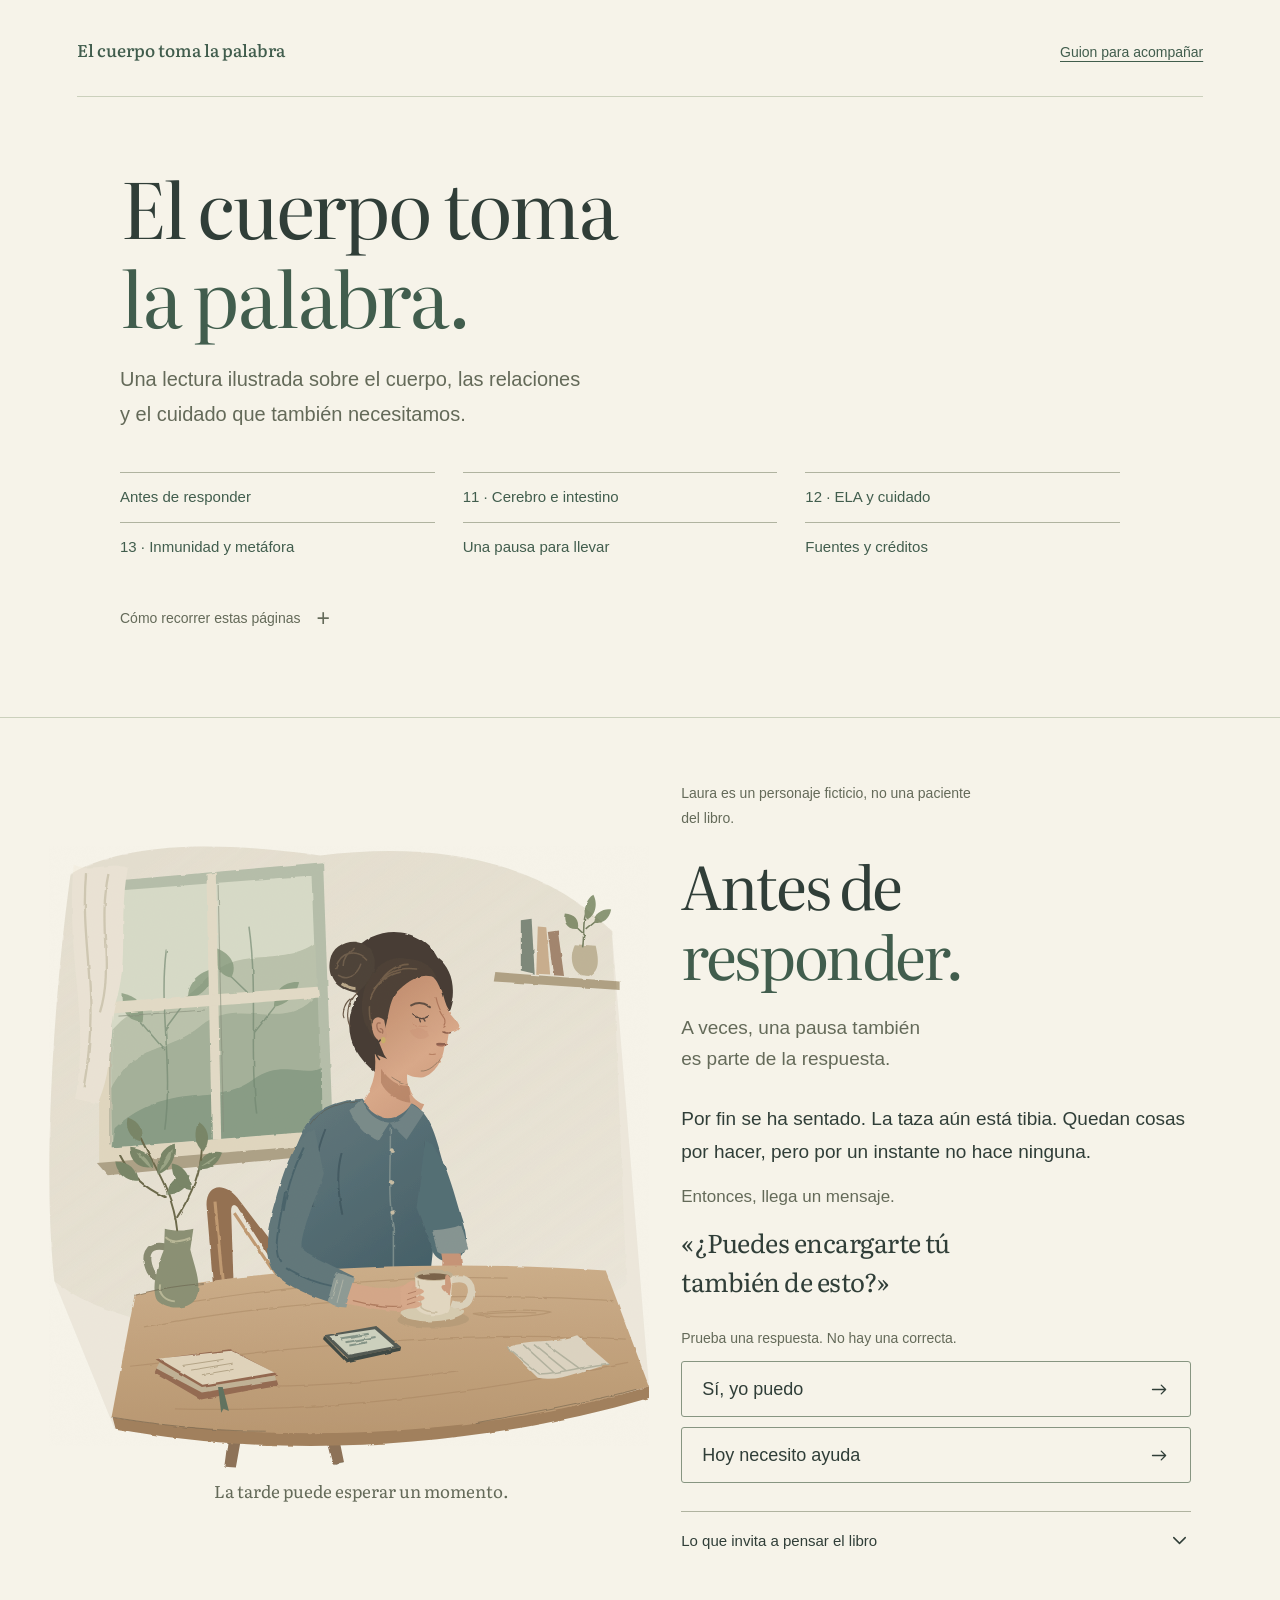
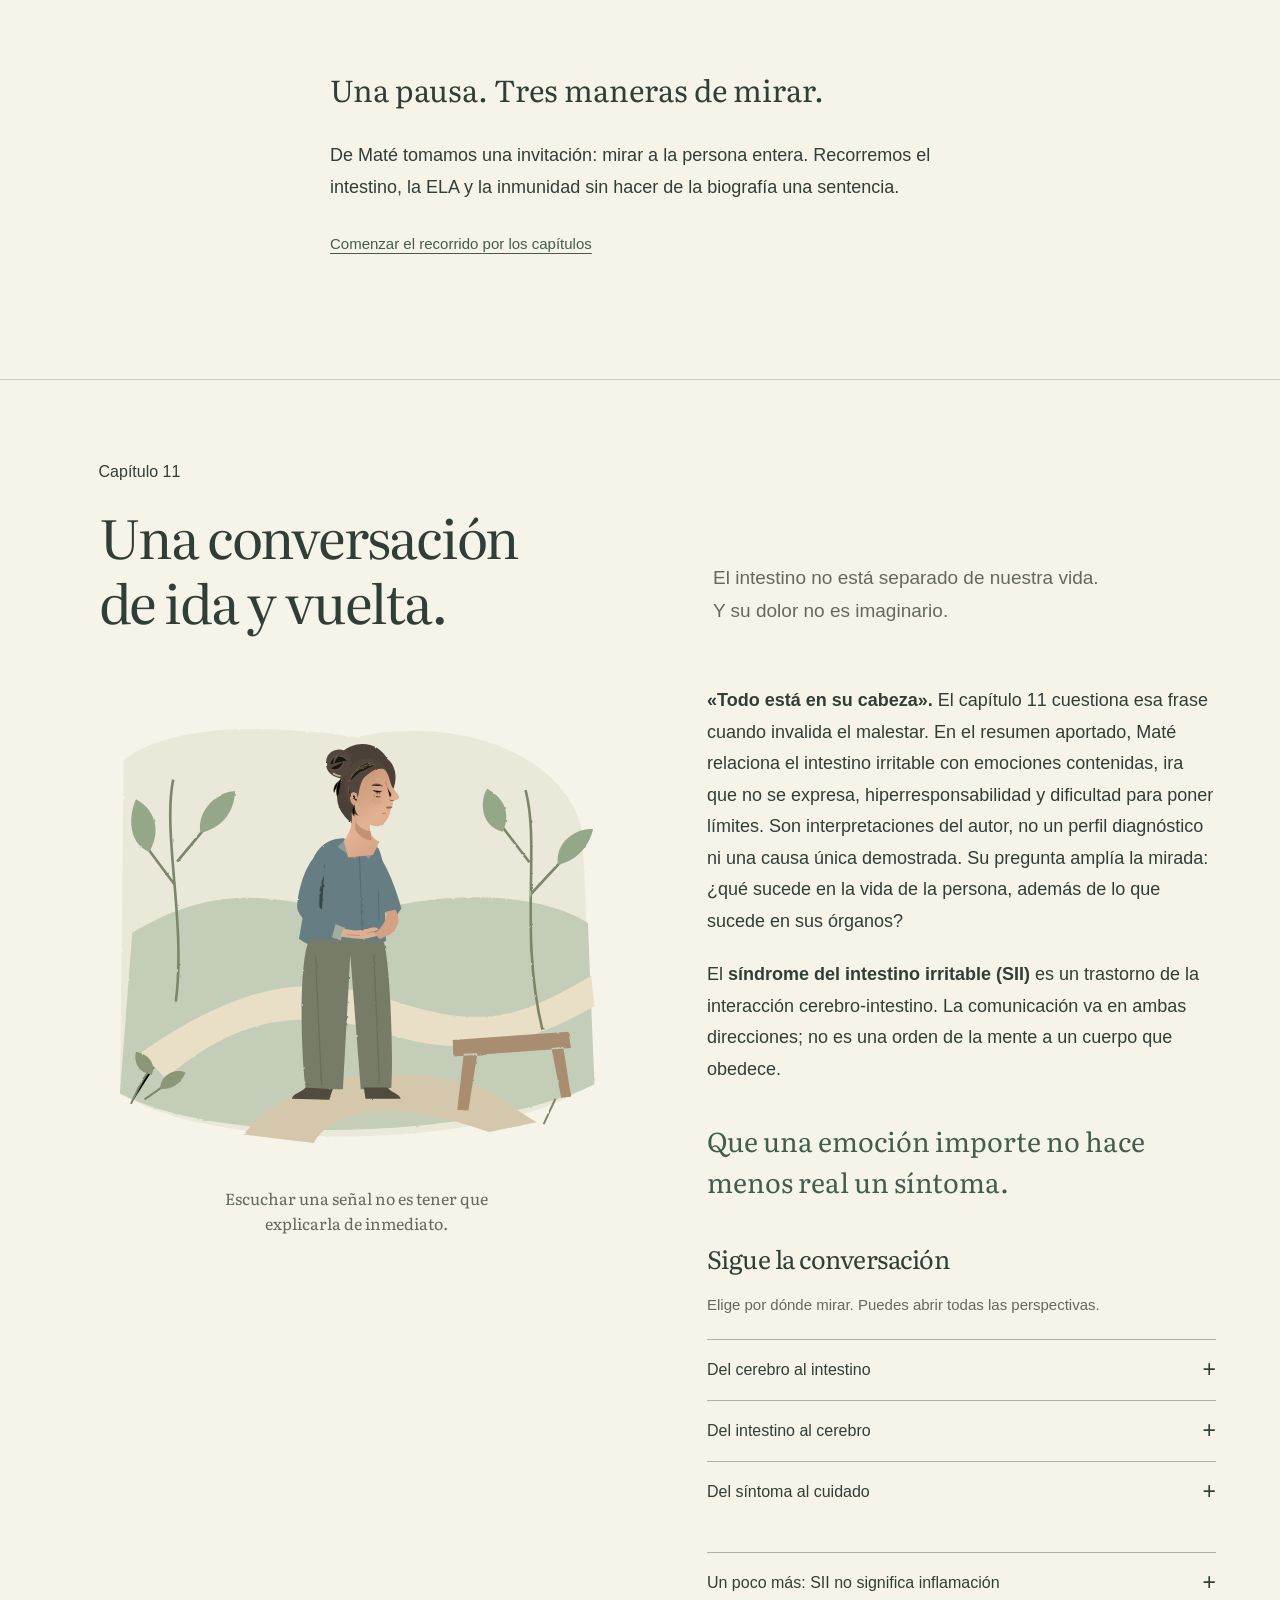
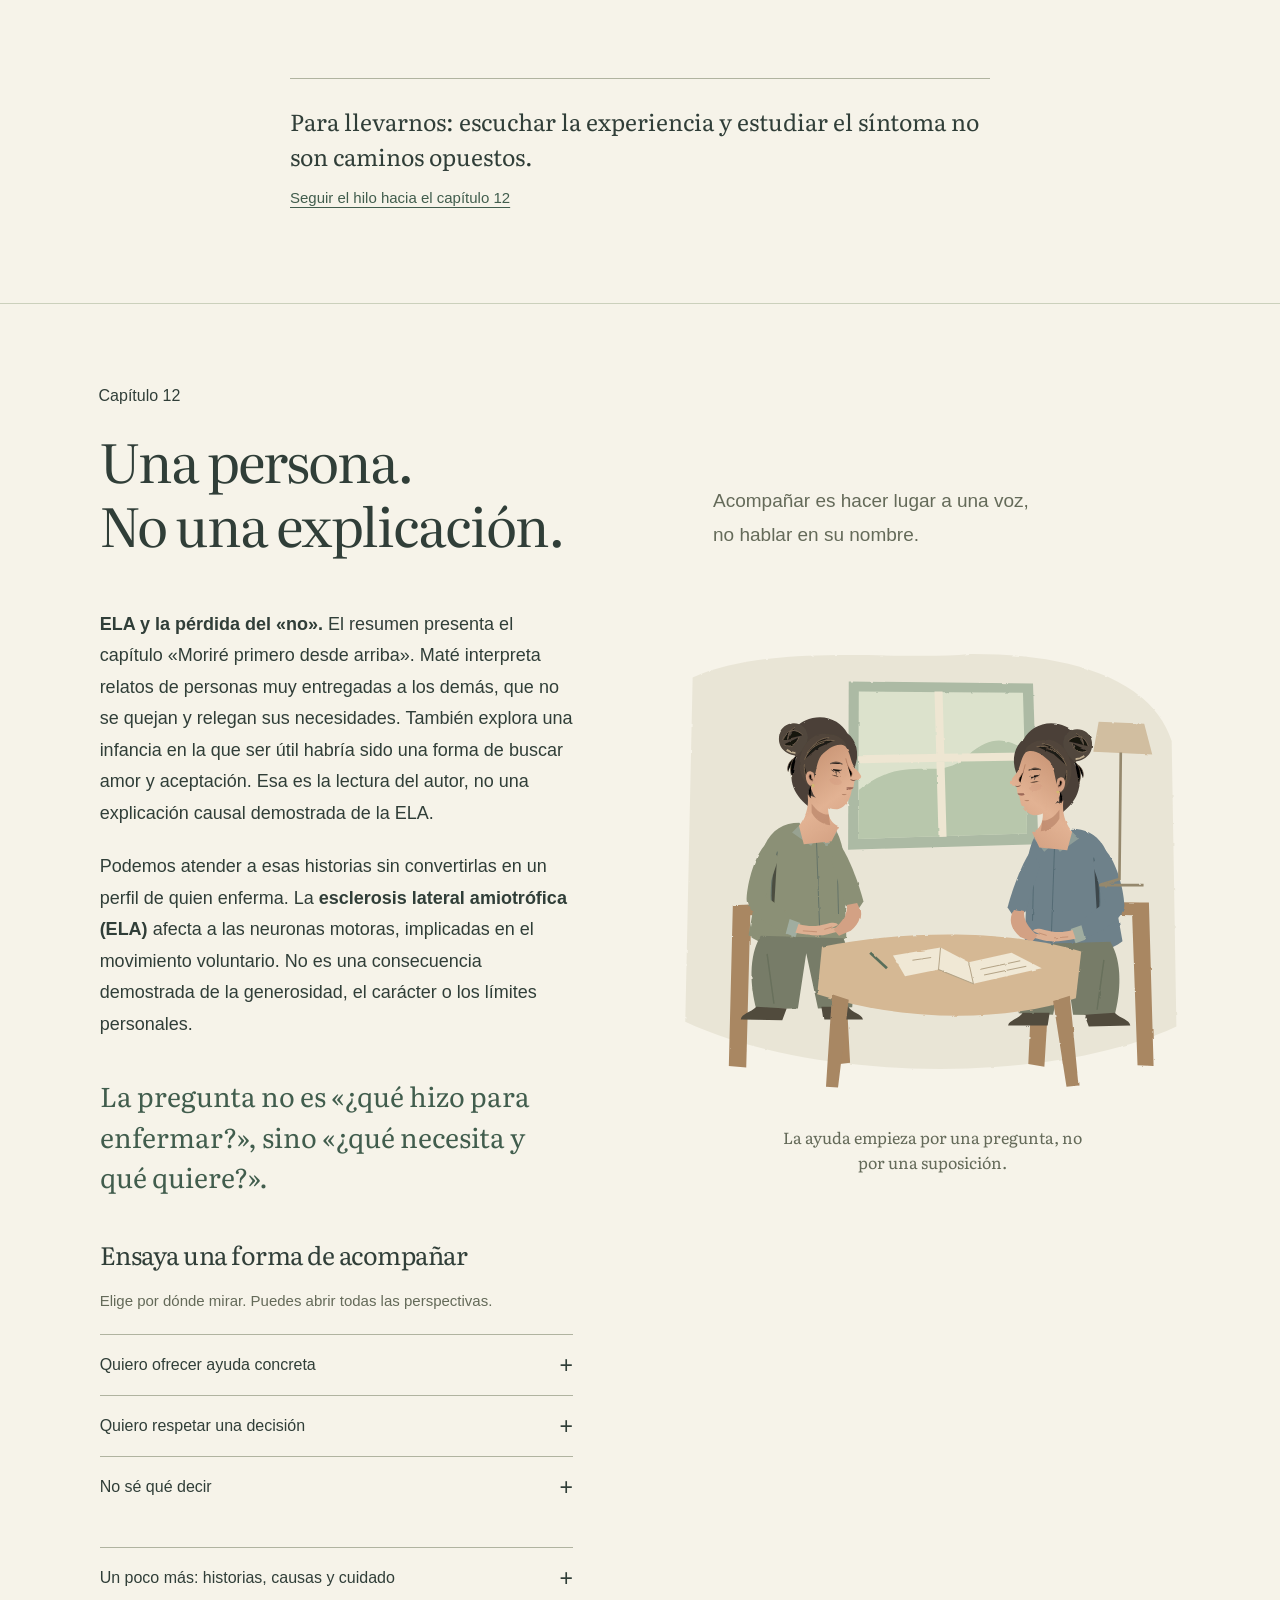
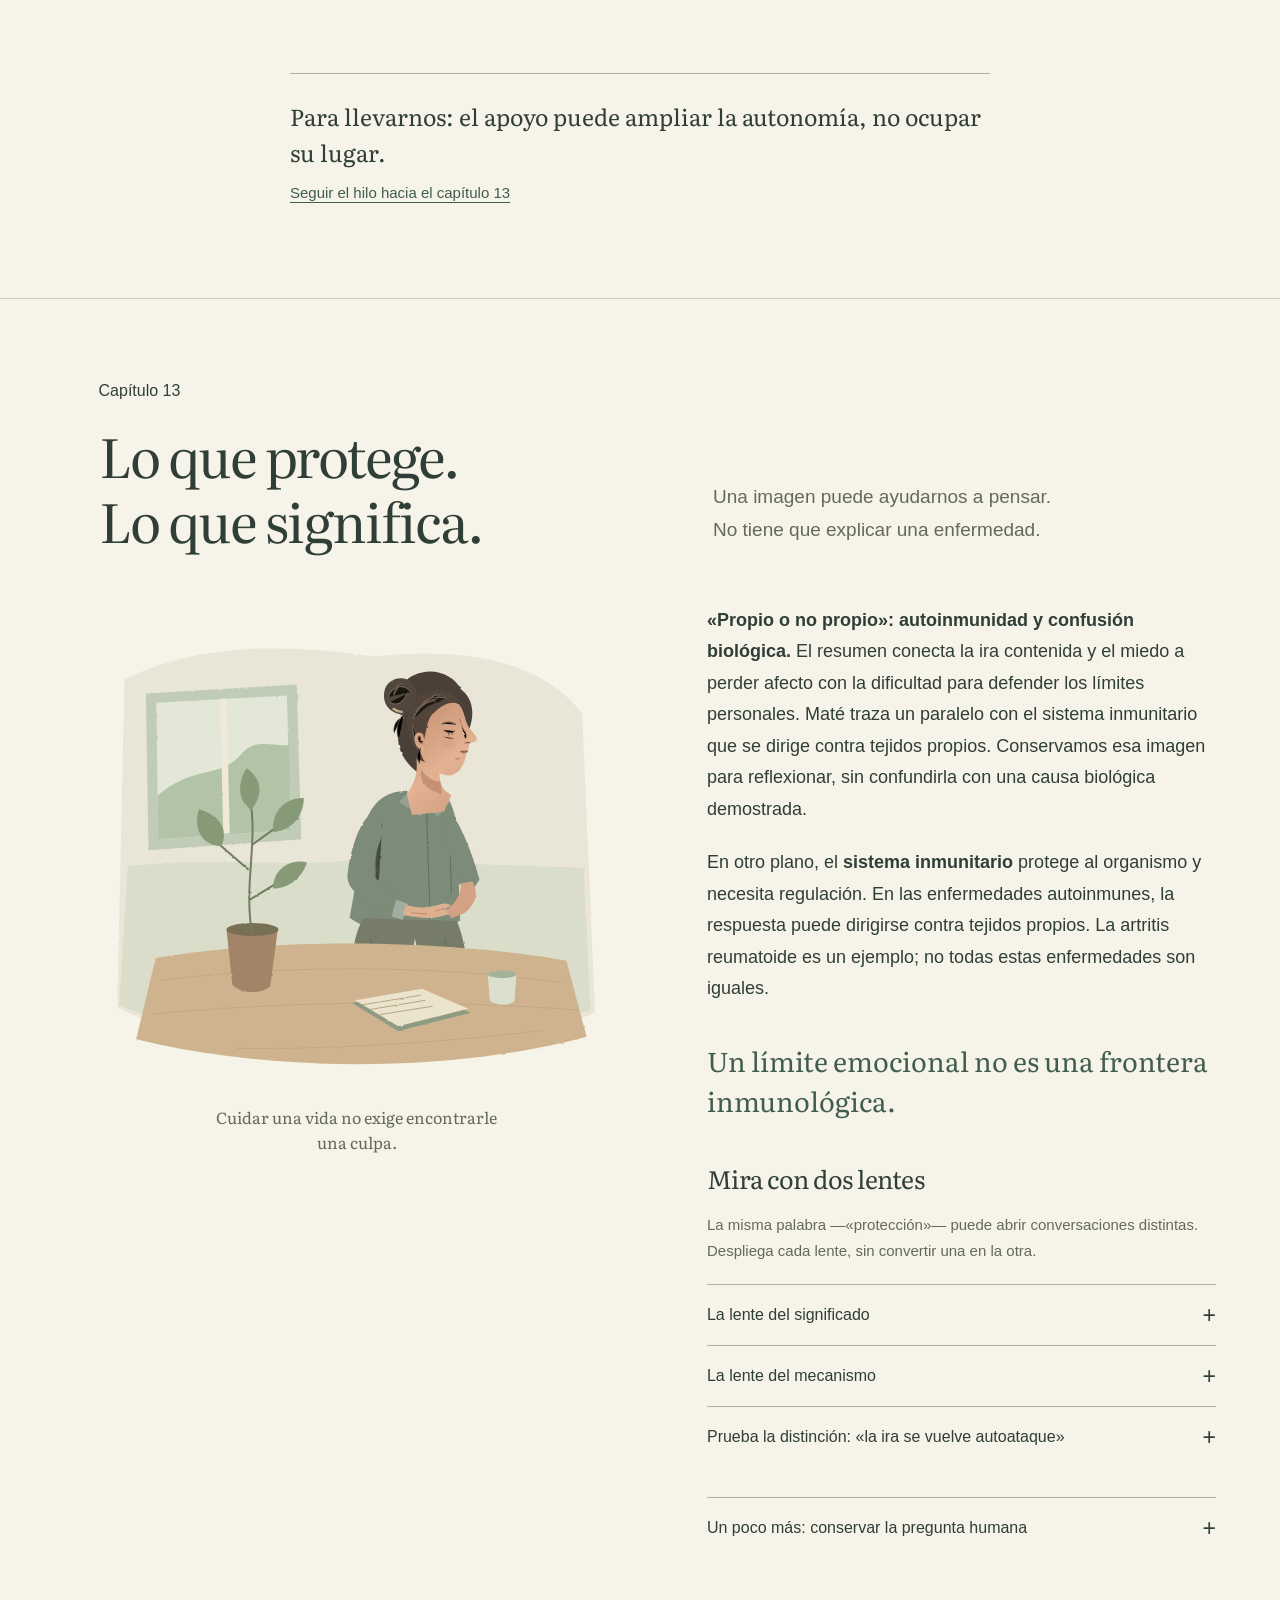
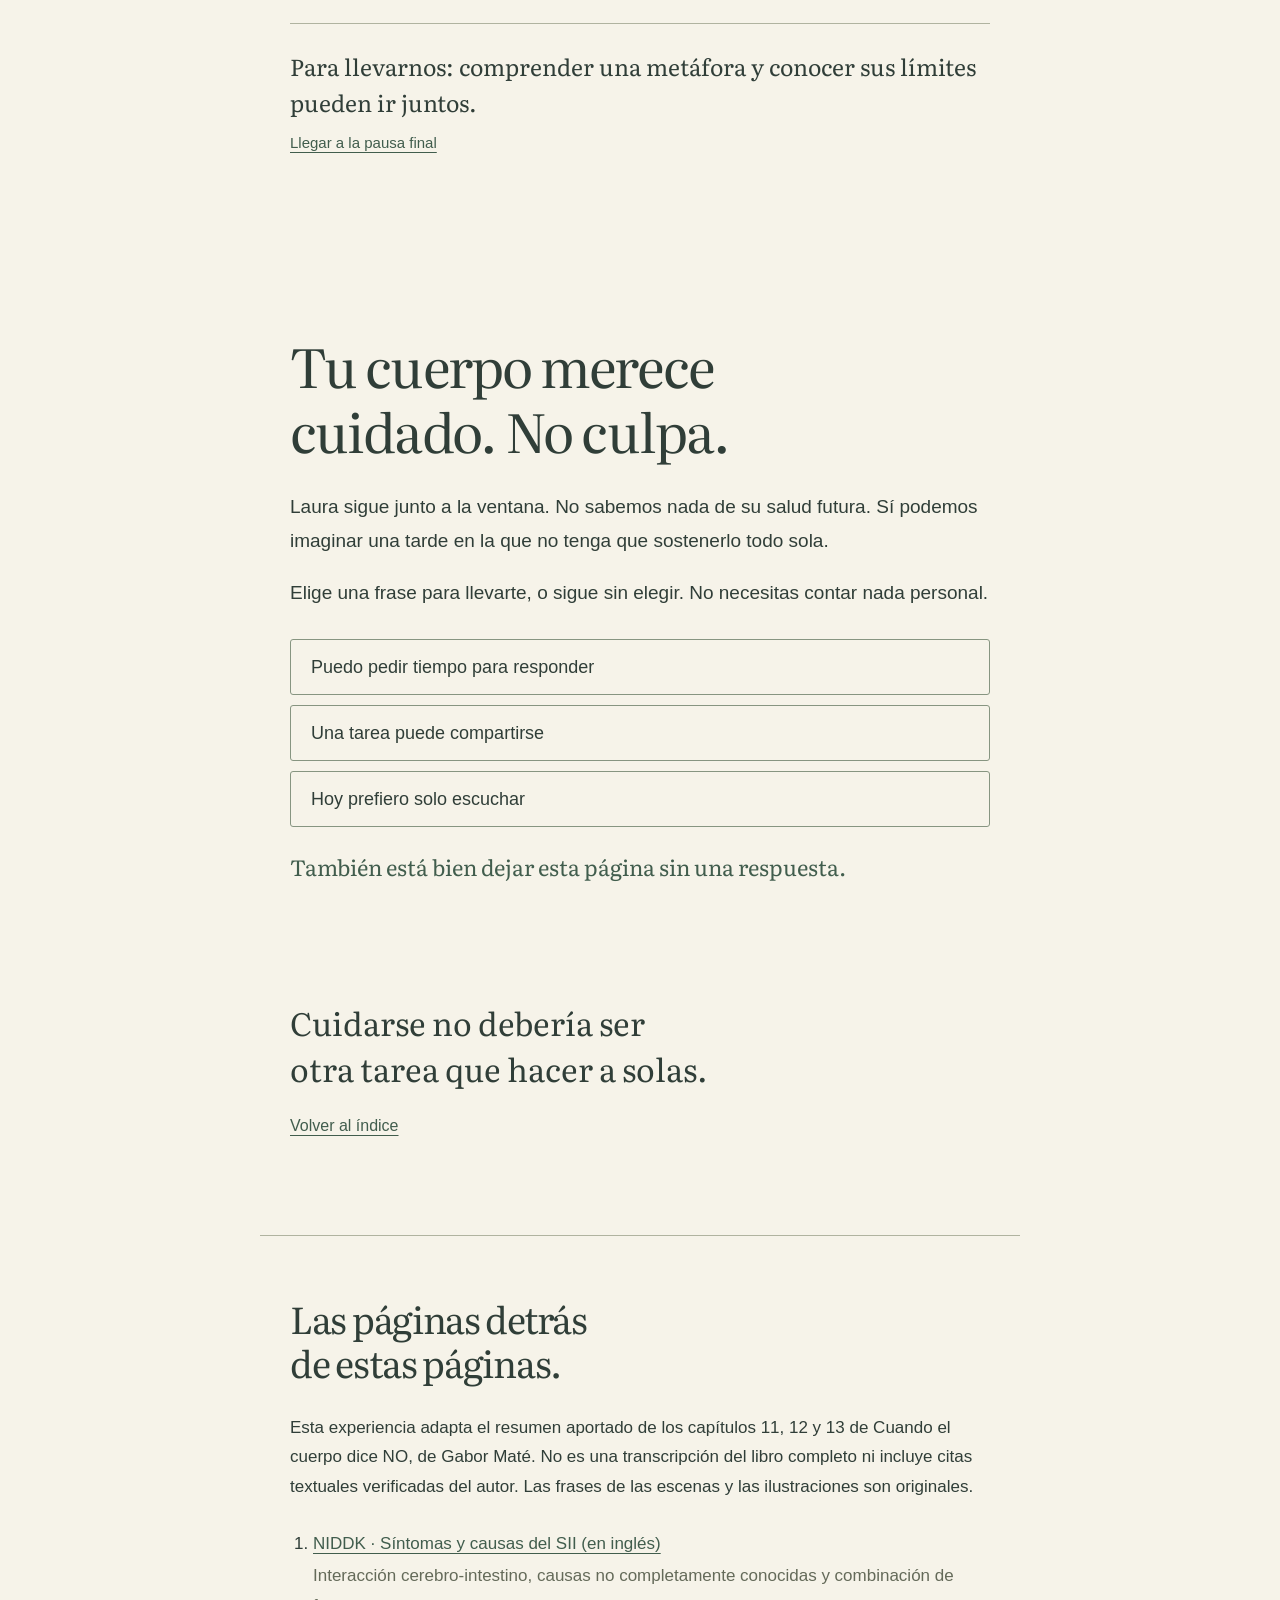
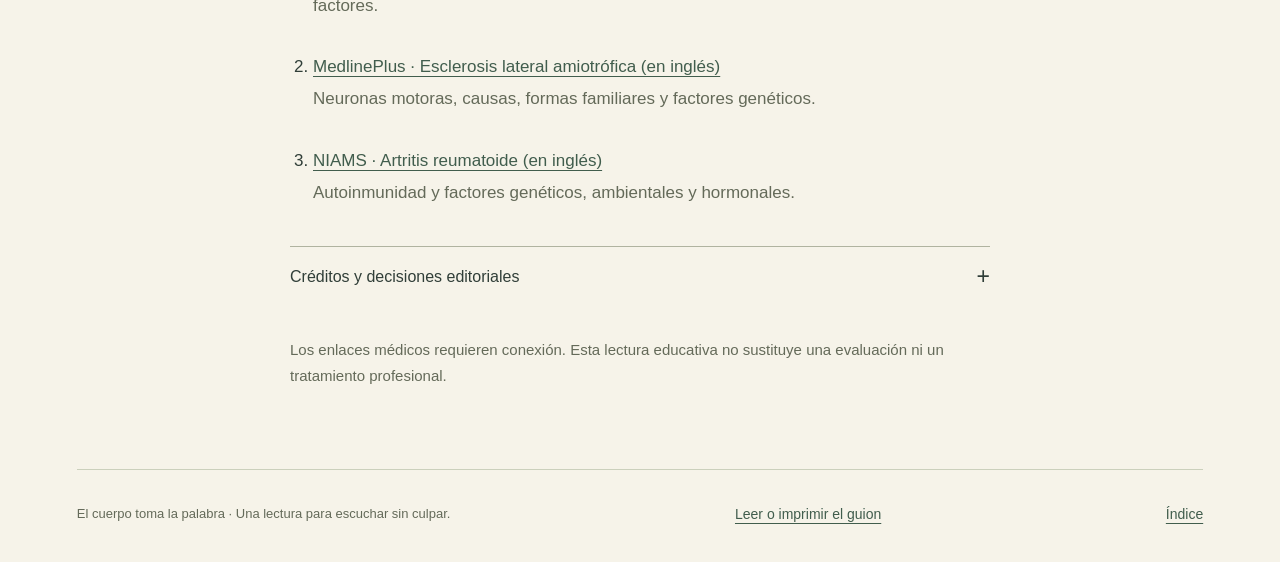
<file: index.html>
<!doctype html><html lang="es"><head><meta charset="utf-8"><meta name="viewport" content="width=device-width,initial-scale=1"><meta name="theme-color" content="#f6f3e9"><meta name="description" content="Un libro ilustrado para recorrer los capítulos 11, 12 y 13 de Cuando el cuerpo dice NO. Escuchar sin culpar."><title>El cuerpo toma la palabra · Libro ilustrado</title><link rel="icon" href="data:,"><link rel="stylesheet" href="./pilot.css"><link rel="stylesheet" href="./book.css"><link rel="preload" href="./assets/Literata.ttf" as="font" type="font/ttf" crossorigin><noscript><style>#choice-panel,.keepsakes{display:none!important}</style></noscript></head><body><a class="skip" href="#apertura">Ir a la lectura</a><header class="masthead"><a href="./index.html">El cuerpo toma la palabra</a><a href="./guion.html">Guion para acompañar</a></header><main><section class="book-intro" id="indice"><h1>El cuerpo toma<br> <em>la palabra.</em></h1><p>Una lectura ilustrada sobre el cuerpo, las relaciones<br class="desktop-break"> y el cuidado que también necesitamos.</p><nav aria-label="Índice del libro"><a href="#apertura">Antes de responder</a><a href="#capitulo-11">11 · Cerebro e intestino</a><a href="#capitulo-12">12 · ELA y cuidado</a><a href="#capitulo-13">13 · Inmunidad y metáfora</a><a href="#cierre">Una pausa para llevar</a><a href="#fuentes">Fuentes y créditos</a></nav><details class="help"><summary>Cómo recorrer estas páginas<span aria-hidden="true">+</span></summary><p>Lee hacia abajo, salta desde el índice o sigue los enlaces al final de cada capítulo. Abre las preguntas para explorar distintas perspectivas. No hay puntuación ni respuestas que debas compartir. Con teclado, usa Tab y Enter; las secciones desplegables también se abren con Espacio.</p><p>Para presentar: abre el <a href="./guion.html">guion de 10–12 minutos</a> en otro dispositivo. Las reflexiones que abras aquí serán visibles al proyectar. No se guarda ni envía ninguna elección.</p></details></section><section class="spread pilot" id="apertura" aria-label="Apertura: antes de responder">
 <div class="opening"><p class="fiction">Laura es un personaje ficticio, no una paciente del libro.</p><h2 class="pilot-title">Antes de <br> <em>responder.</em></h2><p class="intro">A veces, una pausa también<br class="desktop-break"> es parte de la respuesta.</p></div>
 <figure class="illustration"><img src="./assets/la-pausa.svg" width="900" height="920" alt="Una mujer adulta, cansada al final del día, sostiene una taza junto a una ventana. En la mesa esperan un teléfono y un libro. La tarde sigue, tranquila, al otro lado del cristal."><figcaption>La tarde puede esperar un momento.</figcaption></figure>
 <section class="reading" id="lectura" aria-label="La escena y sus respuestas">
  <p class="story">Por fin se ha sentado. La taza aún está tibia. Quedan cosas por hacer, pero por un instante no hace ninguna.</p>
  <p class="arrival">Entonces, llega un mensaje.</p>
  <blockquote>«¿Puedes encargarte tú<br class="desktop-break"> también de esto?»</blockquote>
  <div id="choice-panel">
   <p class="invitation" id="choice-label">Prueba una respuesta. No hay una correcta.</p>
   <div class="choices" role="group" aria-labelledby="choice-label">
    <button type="button" data-choice="yes">Sí, yo puedo <svg viewBox="0 0 24 24" aria-hidden="true"><path d="M4 12h15m-5-5 5 5-5 5"/></svg></button>
    <button type="button" data-choice="help">Hoy necesito ayuda <svg viewBox="0 0 24 24" aria-hidden="true"><path d="M4 12h15m-5-5 5 5-5 5"/></svg></button>
   </div>
  </div>
  <section class="reflection" id="reflection" hidden aria-labelledby="reflection-title">
   <p class="chosen" id="chosen"></p>
   <h2 id="reflection-title" tabindex="-1"></h2>
   <p id="reflection-copy"></p>
   <p class="question" id="reflection-question"></p>
   <button class="back" id="back" type="button"><svg viewBox="0 0 24 24" aria-hidden="true"><path d="M20 12H5m5-5-5 5 5 5"/></svg> Volver y probar otra respuesta</button>
  </section>
  <noscript><div class="fallback"><h3>Sí, yo puedo</h3><p><strong>Tu «sí» también merece cuidado.</strong></p><p>Tal vez quiere hacerlo. Tal vez le cuesta dejar algo pendiente. No hace falta juzgar ese «sí». Aceptar una tarea no borra su cansancio ni la posibilidad de compartirla.</p><p>¿Qué necesitaría para que cuidar no signifique quedarse sola con todo?</p><h3>Hoy necesito ayuda</h3><p><strong>No tienes que poder con todo.</strong></p><p>Pedir ayuda puede traer alivio, incomodidad o las dos cosas a la vez. No hace falta sentirse segura para decirlo. Y si la ayuda no llega, eso no vuelve menos legítima su necesidad.</p><p>¿Con quién podría compartir una parte de lo que hoy pesa?</p></div></noscript>
  <details class="book-note"><summary>Lo que invita a pensar el libro<svg viewBox="0 0 24 24" aria-hidden="true"><path d="m6 9 6 6 6-6"/></svg></summary>
   <div><p><cite>Cuando el cuerpo dice NO</cite>, de Gabor Maté, propone mirar el espacio que dejamos a nuestras necesidades dentro de las relaciones y el cuidado.</p><p>Esta escena toma esa pregunta como punto de partida, no como diagnóstico. Decir «sí» o «no» no explica por qué alguien enferma ni determina su salud. Ninguna persona es culpable de su enfermedad.</p><p class="note-end">Reflexión original, no cita del libro. El cuidado también necesita tiempo, apoyo y condiciones que lo hagan posible.</p></div>
  </details>
 </section>
</section><div class="bridge"><p>Una pausa. Tres maneras de mirar.</p><p>De Maté tomamos una invitación: mirar a la persona entera. Recorremos el intestino, la ELA y la inmunidad sin hacer de la biografía una sentencia.</p><a href="#capitulo-11">Comenzar el recorrido por los capítulos</a></div><section class="chapter" id="capitulo-11" aria-labelledby="h11"><div class="chapter-heading"><h2 id="h11"><span>Capítulo 11</span>Una conversación<br> de ida y vuelta.</h2><p>El intestino no está separado de nuestra vida.<br class="desktop-break"> Y su dolor no es imaginario.</p></div><div class="chapter-spread"><figure class="chapter-art"><img src="./assets/el-dialogo.svg" alt="Una mujer adulta se detiene en un jardín de senderos que se encuentran." width="900" height="800" loading="lazy"><figcaption>Escuchar una señal no es tener que explicarla de inmediato.</figcaption></figure><div class="chapter-copy"><p><strong>«Todo está en su cabeza».</strong> El capítulo 11 cuestiona esa frase cuando invalida el malestar. En el resumen aportado, Maté relaciona el intestino irritable con emociones contenidas, ira que no se expresa, hiperresponsabilidad y dificultad para poner límites. Son interpretaciones del autor, no un perfil diagnóstico ni una causa única demostrada. Su pregunta amplía la mirada: ¿qué sucede en la vida de la persona, además de lo que sucede en sus órganos?</p><p>El <strong>síndrome del intestino irritable (SII)</strong> es un trastorno de la interacción cerebro-intestino. La comunicación va en ambas direcciones; no es una orden de la mente a un cuerpo que obedece.</p><p class="pullquote">Que una emoción importe no hace menos real un síntoma.</p><section class="explore" aria-labelledby="dialogo-title"><h3 id="dialogo-title">Sigue la conversación</h3><p class="instruction">Elige por dónde mirar. Puedes abrir todas las perspectivas.</p><details class="depth"><summary>Del cerebro al intestino<span aria-hidden="true">+</span></summary><div><p>Las respuestas del cerebro pueden influir en la sensibilidad y el funcionamiento intestinal. El estrés puede participar, pero no es una explicación única ni significa que la persona produzca voluntariamente sus síntomas.</p></div></details><details class="depth"><summary>Del intestino al cerebro<span aria-hidden="true">+</span></summary><div><p>Lo que ocurre en el aparato digestivo también puede influir en cómo nos sentimos. No se trata de elegir entre una causa «física» y una «emocional»: hay una interacción real.</p></div></details><details class="depth"><summary>Del síntoma al cuidado<span aria-hidden="true">+</span></summary><div><p>Escuchar el dolor, explorar qué lo acompaña y buscar evaluación clínica pueden ir juntos. Hablar de estrés debe ampliar la atención, no sustituirla.</p></div></details></section><details class="depth"><summary>Un poco más: SII no significa inflamación<span aria-hidden="true">+</span></summary><div><p>El SII no es lo mismo que una enfermedad inflamatoria intestinal. No se conoce una causa exacta y pueden intervenir varios factores. El dolor sigue siendo real aunque una prueba no muestre una lesión estructural evidente.</p><p>El estrés no equivale siempre a inflamación. Una lectura del libro no puede diagnosticar síntomas persistentes, nuevos o preocupantes: requieren evaluación profesional.</p><p><a href="#fuente-sii">Leer la fuente médica del capítulo</a></p></div></details></div></div><div class="chapter-end"><p>Para llevarnos: escuchar la experiencia y estudiar el síntoma no son caminos opuestos.</p><a href="#capitulo-12">Seguir el hilo hacia el capítulo 12</a></div></section><section class="chapter" id="capitulo-12" aria-labelledby="h12"><div class="chapter-heading"><h2 id="h12"><span>Capítulo 12</span>Una persona.<br> No una explicación.</h2><p>Acompañar es hacer lugar a una voz,<br class="desktop-break"> no hablar en su nombre.</p></div><div class="chapter-spread reverse"><figure class="chapter-art"><img src="./assets/hacer-lugar.svg" alt="Dos personas adultas conversan a la misma altura ante una libreta abierta. No representan casos clínicos." width="900" height="800" loading="lazy"><figcaption>La ayuda empieza por una pregunta, no por una suposición.</figcaption></figure><div class="chapter-copy"><p><strong>ELA y la pérdida del «no».</strong> El resumen presenta el capítulo «Moriré primero desde arriba». Maté interpreta relatos de personas muy entregadas a los demás, que no se quejan y relegan sus necesidades. También explora una infancia en la que ser útil habría sido una forma de buscar amor y aceptación. Esa es la lectura del autor, no una explicación causal demostrada de la ELA.</p><p>Podemos atender a esas historias sin convertirlas en un perfil de quien enferma. La <strong>esclerosis lateral amiotrófica (ELA)</strong> afecta a las neuronas motoras, implicadas en el movimiento voluntario. No es una consecuencia demostrada de la generosidad, el carácter o los límites personales.</p><p class="pullquote">La pregunta no es «¿qué hizo para enfermar?», sino «¿qué necesita y qué quiere?».</p><section class="explore" aria-labelledby="cuidado-title"><h3 id="cuidado-title">Ensaya una forma de acompañar</h3><p class="instruction">Elige por dónde mirar. Puedes abrir todas las perspectivas.</p><details class="depth"><summary>Quiero ofrecer ayuda concreta<span aria-hidden="true">+</span></summary><div><p>«Puedo acompañarte a la consulta o encargarme de una tarea. ¿Te serviría alguna de esas opciones?» Ofrecer algo posible reduce el peso de tener que organizar toda la ayuda. La persona puede aceptar, cambiar la propuesta o rechazarla.</p></div></details><details class="depth"><summary>Quiero respetar una decisión<span aria-hidden="true">+</span></summary><div><p>«¿Qué prefieres que hagamos? ¿Quieres tiempo para pensarlo?» Necesitar ayuda no elimina la autonomía. Escuchar preferencias y adaptar la forma de comunicarnos es parte del cuidado.</p></div></details><details class="depth"><summary>No sé qué decir<span aria-hidden="true">+</span></summary><div><p>«No tengo una explicación, pero puedo escucharte.» Acompañar no exige encontrar una lección en la enfermedad, pedir optimismo ni prometer mejoría.</p></div></details></section><details class="depth"><summary>Un poco más: historias, causas y cuidado<span aria-hidden="true">+</span></summary><div><p>Los relatos permiten conocer experiencias; por sí solos no demuestran causalidad. La causa de la ELA suele ser desconocida; existen formas familiares y factores genéticos en algunos casos.</p><p>Aprender a decir «no» no es una prevención ni una cura demostrada. La atención especializada, el apoyo emocional y el cuidado cotidiano pueden convivir sin atribuir a las emociones poderes curativos.</p><p>Las figuras de esta página son ilustraciones, no pacientes ni retratos de casos del libro.</p><p><a href="#fuente-ela">Leer la fuente médica del capítulo</a></p></div></details></div></div><div class="chapter-end"><p>Para llevarnos: el apoyo puede ampliar la autonomía, no ocupar su lugar.</p><a href="#capitulo-13">Seguir el hilo hacia el capítulo 13</a></div></section><section class="chapter" id="capitulo-13" aria-labelledby="h13"><div class="chapter-heading"><h2 id="h13"><span>Capítulo 13</span>Lo que protege.<br> Lo que significa.</h2><p>Una imagen puede ayudarnos a pensar.<br class="desktop-break"> No tiene que explicar una enfermedad.</p></div><div class="chapter-spread"><figure class="chapter-art"><img src="./assets/lo-que-protege.svg" alt="Una mujer junto a una planta y un cuaderno abierto. La escena es una metáfora de cuidado, no un modelo biológico." width="900" height="800" loading="lazy"><figcaption>Cuidar una vida no exige encontrarle una culpa.</figcaption></figure><div class="chapter-copy"><p><strong>«Propio o no propio»: autoinmunidad y confusión biológica.</strong> El resumen conecta la ira contenida y el miedo a perder afecto con la dificultad para defender los límites personales. Maté traza un paralelo con el sistema inmunitario que se dirige contra tejidos propios. Conservamos esa imagen para reflexionar, sin confundirla con una causa biológica demostrada.</p><p>En otro plano, el <strong>sistema inmunitario</strong> protege al organismo y necesita regulación. En las enfermedades autoinmunes, la respuesta puede dirigirse contra tejidos propios. La artritis reumatoide es un ejemplo; no todas estas enfermedades son iguales.</p><p class="pullquote">Un límite emocional no es una frontera inmunológica.</p><section class="explore" aria-labelledby="lentes-title"><h3 id="lentes-title">Mira con dos lentes</h3><p>La misma palabra —«protección»— puede abrir conversaciones distintas. Despliega cada lente, sin convertir una en la otra.</p><details class="depth"><summary>La lente del significado<span aria-hidden="true">+</span></summary><div><p>«Necesito proteger un espacio para mí» puede nombrar una necesidad legítima. Es una imagen sobre relaciones, descanso y cuidado. No es una explicación del funcionamiento inmunitario.</p></div></details><details class="depth"><summary>La lente del mecanismo<span aria-hidden="true">+</span></summary><div><p>La autoinmunidad describe procesos biológicos. En la artritis reumatoide no se conoce una causa exacta; intervienen factores como genes, ambiente y hormonas. No puede deducirse de cómo alguien expresa su ira.</p></div></details><details class="depth"><summary>Prueba la distinción: «la ira se vuelve autoataque»<span aria-hidden="true">+</span></summary><div><p>Como afirmación médica, no es una conclusión que podamos sostener aquí. Una metáfora no demuestra que reprimir ira cause autoinmunidad. Podemos hablar de enfado y necesidades sin atribuirles el origen de una enfermedad.</p></div></details></section><details class="depth"><summary>Un poco más: conservar la pregunta humana<span aria-hidden="true">+</span></summary><div><p>No hace falta descartar la vida emocional para reconocer la complejidad biológica. Podemos preguntarnos qué apoyo falta, qué duele o qué no se ha podido decir. Esas preguntas importan por sí mismas, no porque garanticen salud.</p><p>La imagen de «un cuerpo confundido» es una simplificación, no un mecanismo completo. Ni la enfermedad es un fallo moral, ni cuidarse sustituye tratamiento y seguimiento.</p><p><a href="#fuente-inmunidad">Leer la fuente médica del capítulo</a></p></div></details></div></div><div class="chapter-end"><p>Para llevarnos: comprender una metáfora y conocer sus límites pueden ir juntos.</p><a href="#cierre">Llegar a la pausa final</a></div></section><section id="cierre" class="closing"><h2>Tu cuerpo merece<br> cuidado. No culpa.</h2><p>Laura sigue junto a la ventana. No sabemos nada de su salud futura. Sí podemos imaginar una tarde en la que no tenga que sostenerlo todo sola.</p><p>Elige una frase para llevarte, o sigue sin elegir. No necesitas contar nada personal.</p><div class="choices keepsakes" role="group" aria-label="Una frase para llevar"><button type="button" data-note="tiempo" aria-pressed="false">Puedo pedir tiempo para responder</button><button type="button" data-note="compartir" aria-pressed="false">Una tarea puede compartirse</button><button type="button" data-note="pasar" aria-pressed="false">Hoy prefiero solo escuchar</button></div><p id="takeaway" class="takeaway" role="status" aria-live="polite">También está bien dejar esta página sin una respuesta.</p><noscript><p>Pedir tiempo no es rechazar a alguien. Compartir una tarea necesita acuerdos y apoyo. Escuchar en silencio también es participar.</p></noscript><p class="closing-last">Cuidarse no debería ser<br> otra tarea que hacer a solas.</p><a href="#indice">Volver al índice</a></section><section id="fuentes" class="sources"><h2>Las páginas detrás<br> de estas páginas.</h2><p>Esta experiencia adapta el resumen aportado de los capítulos 11, 12 y 13 de <cite>Cuando el cuerpo dice NO</cite>, de Gabor Maté. No es una transcripción del libro completo ni incluye citas textuales verificadas del autor. Las frases de las escenas y las ilustraciones son originales.</p><ol><li id="fuente-sii"><a href="https://www.niddk.nih.gov/health-information/digestive-diseases/irritable-bowel-syndrome/symptoms-causes">NIDDK · Síntomas y causas del SII (en inglés)</a><p>Interacción cerebro-intestino, causas no completamente conocidas y combinación de factores.</p></li><li id="fuente-ela"><a href="https://medlineplus.gov/amyotrophiclateralsclerosis.html">MedlinePlus · Esclerosis lateral amiotrófica (en inglés)</a><p>Neuronas motoras, causas, formas familiares y factores genéticos.</p></li><li id="fuente-inmunidad"><a href="https://www.niams.nih.gov/health-topics/rheumatoid-arthritis">NIAMS · Artritis reumatoide (en inglés)</a><p>Autoinmunidad y factores genéticos, ambientales y hormonales.</p></li></ol><details class="depth"><summary>Créditos y decisiones editoriales<span aria-hidden="true">+</span></summary><div><p>Dirección e ilustraciones SVG originales creadas para esta experiencia. «La pausa» conserva el piloto aprobado; las tres composiciones nuevas prolongan su lenguaje de papel, pigmento y contorno a lápiz. No se utilizan fotografías de pacientes ni imágenes de stock.</p><p>Tipografía Literata alojada localmente. <a href="./assets/OFL-Literata.txt">Licencia de la tipografía</a>. El texto de interfaz usa la fuente sans del sistema. No hay analítica, formularios, cookies de la aplicación ni almacenamiento de respuestas.</p><p>Se preserva la invitación de Maté a escuchar la vida entera. Se corrigen las equivalencias entre SII e inflamación, personalidad y ELA, e ira y autoinmunidad. Laura es ficción y no se le atribuye una enfermedad.</p></div></details><p>Los enlaces médicos requieren conexión. Esta lectura educativa no sustituye una evaluación ni un tratamiento profesional.</p></section></main><footer><p>El cuerpo toma la palabra · Una lectura para escuchar sin culpar.</p><a href="./guion.html">Leer o imprimir el guion</a><a href="#indice">Índice</a></footer><script src="./scene.js"></script><script src="./book.js"></script></body></html>
</file>
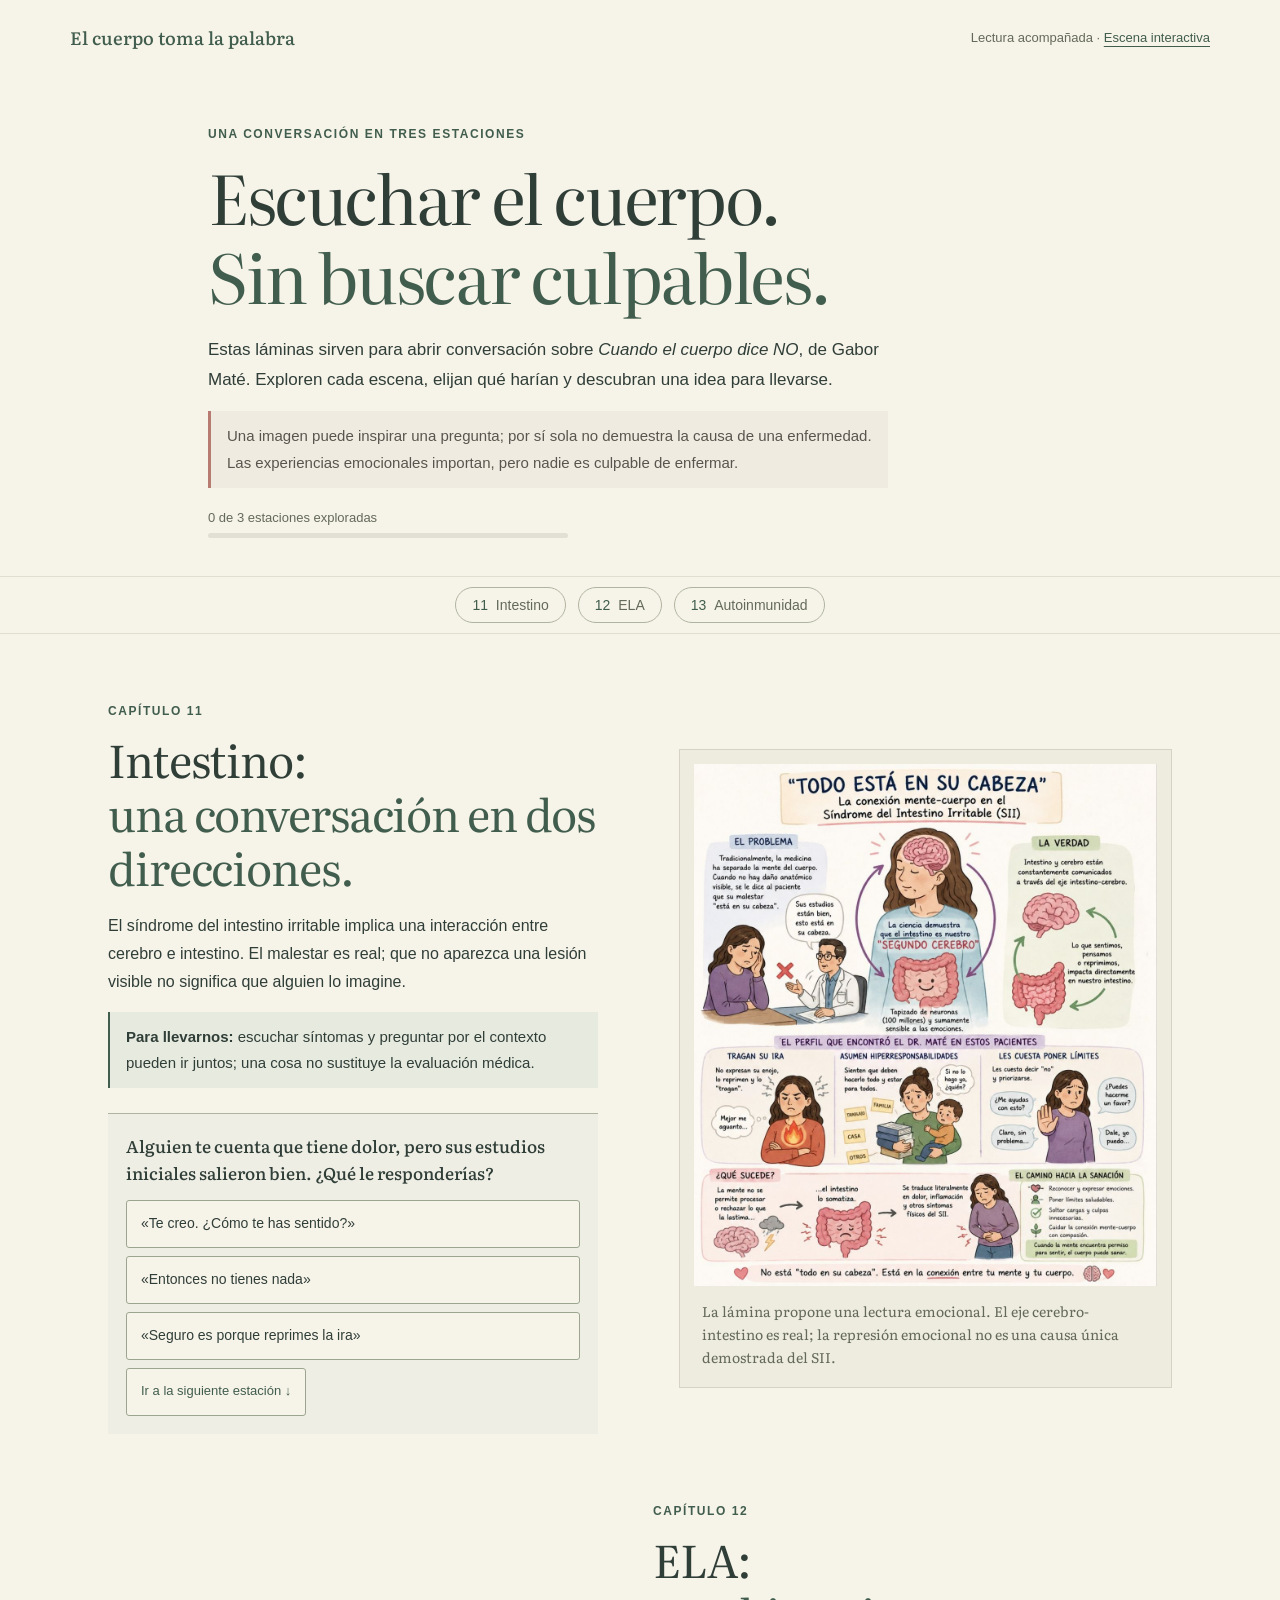
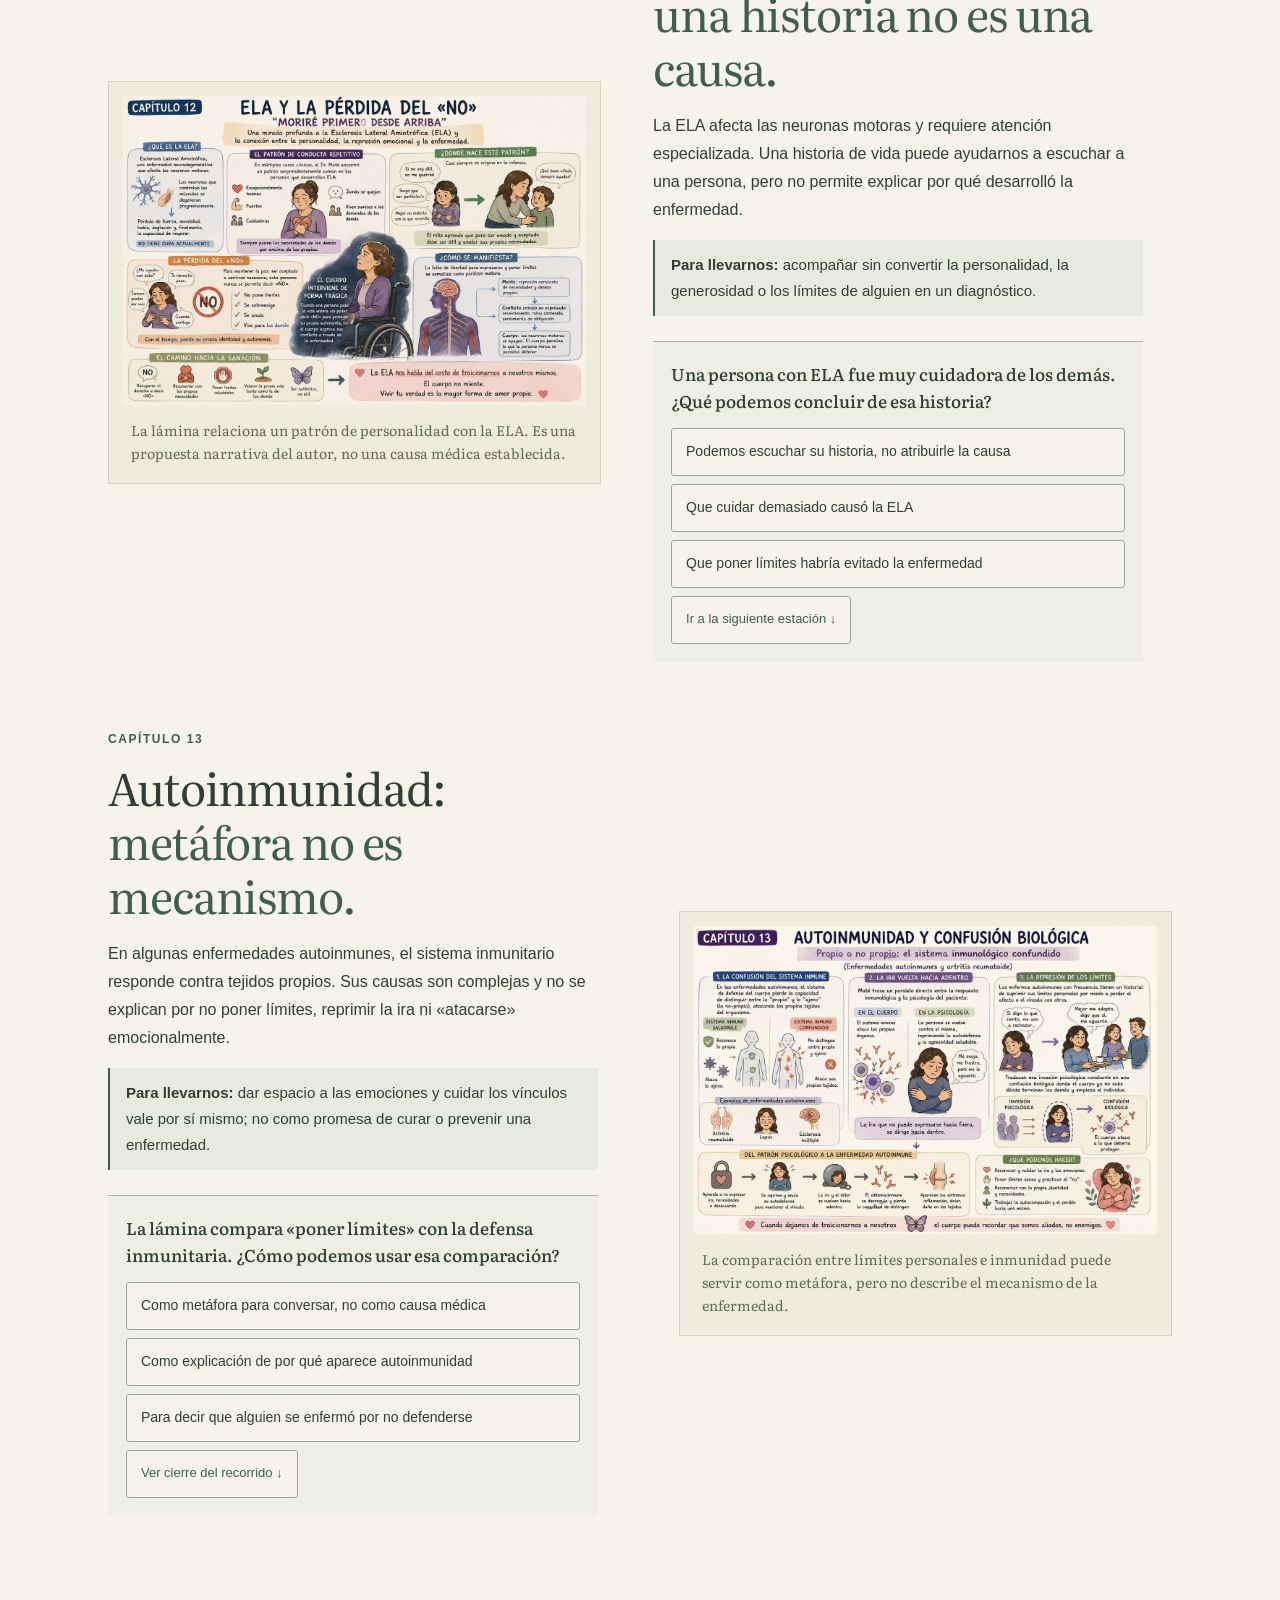
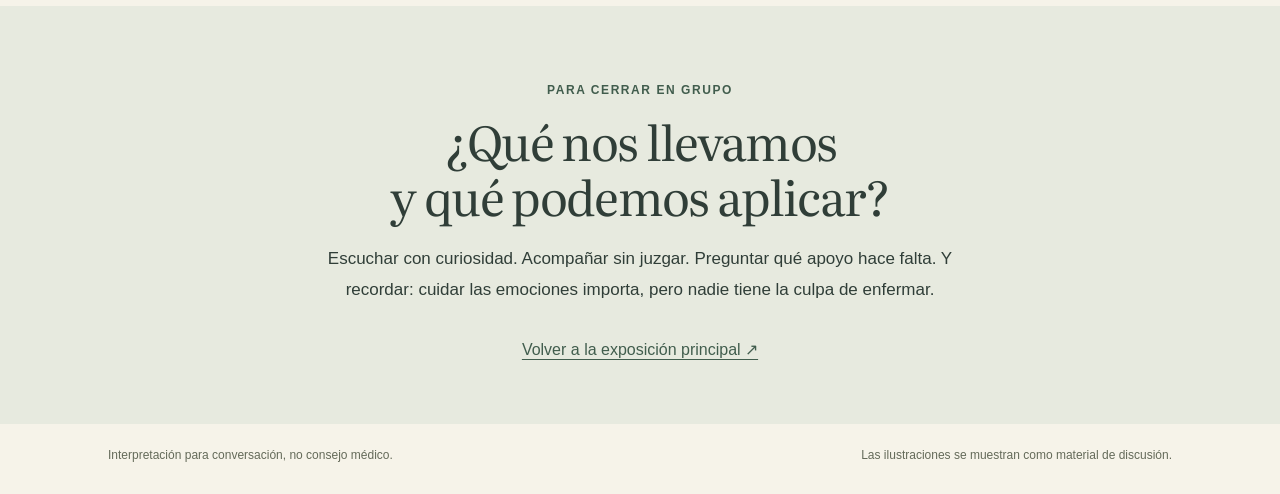
<file: capitulos/index.html>
<!doctype html>
<html lang="es">
<head>
<meta charset="utf-8"><meta name="viewport" content="width=device-width, initial-scale=1"><meta name="theme-color" content="#f6f3e9">
<meta name="description" content="Recorrido interactivo por los capítulos 11, 12 y 13 de Cuando el cuerpo dice NO: intestino, ELA e inmunidad, con mirada crítica y sin culpas.">
<title>Capítulos 11—13 · El cuerpo toma la palabra</title><link rel="stylesheet" href="./style.css?v=2"><script src="./interactions.js?v=2" defer></script>
</head>
<body>
<a class="skip" href="#recorrido">Ir al recorrido</a>
<header><a class="wordmark" href="../">El cuerpo toma la palabra</a><span>Lectura acompañada · <a href="../escena-piloto/">Escena interactiva</a></span></header>
<main id="recorrido">
<section class="intro"><p class="eyebrow">UNA CONVERSACIÓN EN TRES ESTACIONES</p><h1>Escuchar el cuerpo.<br><em>Sin buscar culpables.</em></h1><p>Estas láminas sirven para abrir conversación sobre <cite>Cuando el cuerpo dice NO</cite>, de Gabor Maté. Exploren cada escena, elijan qué harían y descubran una idea para llevarse.</p><p class="notice">Una imagen puede inspirar una pregunta; por sí sola no demuestra la causa de una enfermedad. Las experiencias emocionales importan, pero nadie es culpable de enfermar.</p><div class="progress" aria-live="polite"><span id="progress-count">0 de 3 estaciones exploradas</span><div class="progress-track"><span id="progress-fill"></span></div></div></section>
<nav class="chapters" aria-label="Elegir capítulo"><a href="#cap11">11 <span>Intestino</span></a><a href="#cap12">12 <span>ELA</span></a><a href="#cap13">13 <span>Autoinmunidad</span></a></nav>
<section class="chapter" id="cap11" aria-labelledby="title11"><div class="chapter-copy"><p class="number">CAPÍTULO 11</p><h2 id="title11">Intestino:<br><em>una conversación en dos direcciones.</em></h2><p>El síndrome del intestino irritable implica una interacción entre cerebro e intestino. El malestar es real; que no aparezca una lesión visible no significa que alguien lo imagine.</p><p class="takeaway"><strong>Para llevarnos:</strong> escuchar síntomas y preguntar por el contexto pueden ir juntos; una cosa no sustituye la evaluación médica.</p><div class="activity" data-station="11"><p class="activity-prompt">Alguien te cuenta que tiene dolor, pero sus estudios iniciales salieron bien. ¿Qué le responderías?</p><div class="options" role="group" aria-label="Elige una respuesta"><button data-answer="validar">«Te creo. ¿Cómo te has sentido?»</button><button data-answer="dismiss">«Entonces no tienes nada»</button><button data-answer="cause">«Seguro es porque reprimes la ira»</button></div><p class="feedback" aria-live="polite" hidden></p><button class="retry" type="button" hidden>Probar otra respuesta</button></div></div><figure><img src="./imagenes/capitulo-11-intestino.jpg" alt="Lámina sobre la comunicación entre el cerebro y el intestino en el síndrome del intestino irritable; presenta una interpretación emocional del tema."><figcaption>La lámina propone una lectura emocional. El eje cerebro-intestino es real; la represión emocional no es una causa única demostrada del SII.</figcaption></figure></section>
<section class="chapter" id="cap12" aria-labelledby="title12"><div class="chapter-copy"><p class="number">CAPÍTULO 12</p><h2 id="title12">ELA:<br><em>una historia no es una causa.</em></h2><p>La ELA afecta las neuronas motoras y requiere atención especializada. Una historia de vida puede ayudarnos a escuchar a una persona, pero no permite explicar por qué desarrolló la enfermedad.</p><p class="takeaway"><strong>Para llevarnos:</strong> acompañar sin convertir la personalidad, la generosidad o los límites de alguien en un diagnóstico.</p><div class="activity" data-station="12"><p class="activity-prompt">Una persona con ELA fue muy cuidadora de los demás. ¿Qué podemos concluir de esa historia?</p><div class="options" role="group" aria-label="Elige qué conclusión es más cuidadosa"><button data-answer="story">Podemos escuchar su historia, no atribuirle la causa</button><button data-answer="cause">Que cuidar demasiado causó la ELA</button><button data-answer="prevention">Que poner límites habría evitado la enfermedad</button></div><p class="feedback" aria-live="polite" hidden></p><button class="retry" type="button" hidden>Probar otra respuesta</button></div></div><figure><img src="./imagenes/capitulo-12-ela.jpg" alt="Lámina de discusión del capítulo 12 sobre ELA, los límites y las historias personales."><figcaption>La lámina relaciona un patrón de personalidad con la ELA. Es una propuesta narrativa del autor, no una causa médica establecida.</figcaption></figure></section>
<section class="chapter" id="cap13" aria-labelledby="title13"><div class="chapter-copy"><p class="number">CAPÍTULO 13</p><h2 id="title13">Autoinmunidad:<br><em>metáfora no es mecanismo.</em></h2><p>En algunas enfermedades autoinmunes, el sistema inmunitario responde contra tejidos propios. Sus causas son complejas y no se explican por no poner límites, reprimir la ira ni «atacarse» emocionalmente.</p><p class="takeaway"><strong>Para llevarnos:</strong> dar espacio a las emociones y cuidar los vínculos vale por sí mismo; no como promesa de curar o prevenir una enfermedad.</p><div class="activity" data-station="13"><p class="activity-prompt">La lámina compara «poner límites» con la defensa inmunitaria. ¿Cómo podemos usar esa comparación?</p><div class="options" role="group" aria-label="Elige una interpretación"><button data-answer="metaphor">Como metáfora para conversar, no como causa médica</button><button data-answer="biology">Como explicación de por qué aparece autoinmunidad</button><button data-answer="blame">Para decir que alguien se enfermó por no defenderse</button></div><p class="feedback" aria-live="polite" hidden></p><button class="retry" type="button" hidden>Probar otra respuesta</button></div></div><figure><img src="./imagenes/capitulo-13-autoinmunidad.jpg" alt="Lámina sobre autoinmunidad que compara la respuesta inmune con los límites personales."><figcaption>La comparación entre límites personales e inmunidad puede servir como metáfora, pero no describe el mecanismo de la enfermedad.</figcaption></figure></section>
<section class="closing"><p class="eyebrow">PARA CERRAR EN GRUPO</p><h2>¿Qué nos llevamos<br>y qué podemos aplicar?</h2><p>Escuchar con curiosidad. Acompañar sin juzgar. Preguntar qué apoyo hace falta. Y recordar: cuidar las emociones importa, pero nadie tiene la culpa de enfermar.</p><a href="../">Volver a la exposición principal ↗</a></section>
</main><footer><span>Interpretación para conversación, no consejo médico.</span><span>Las ilustraciones se muestran como material de discusión.</span></footer>
</body></html>
</file>
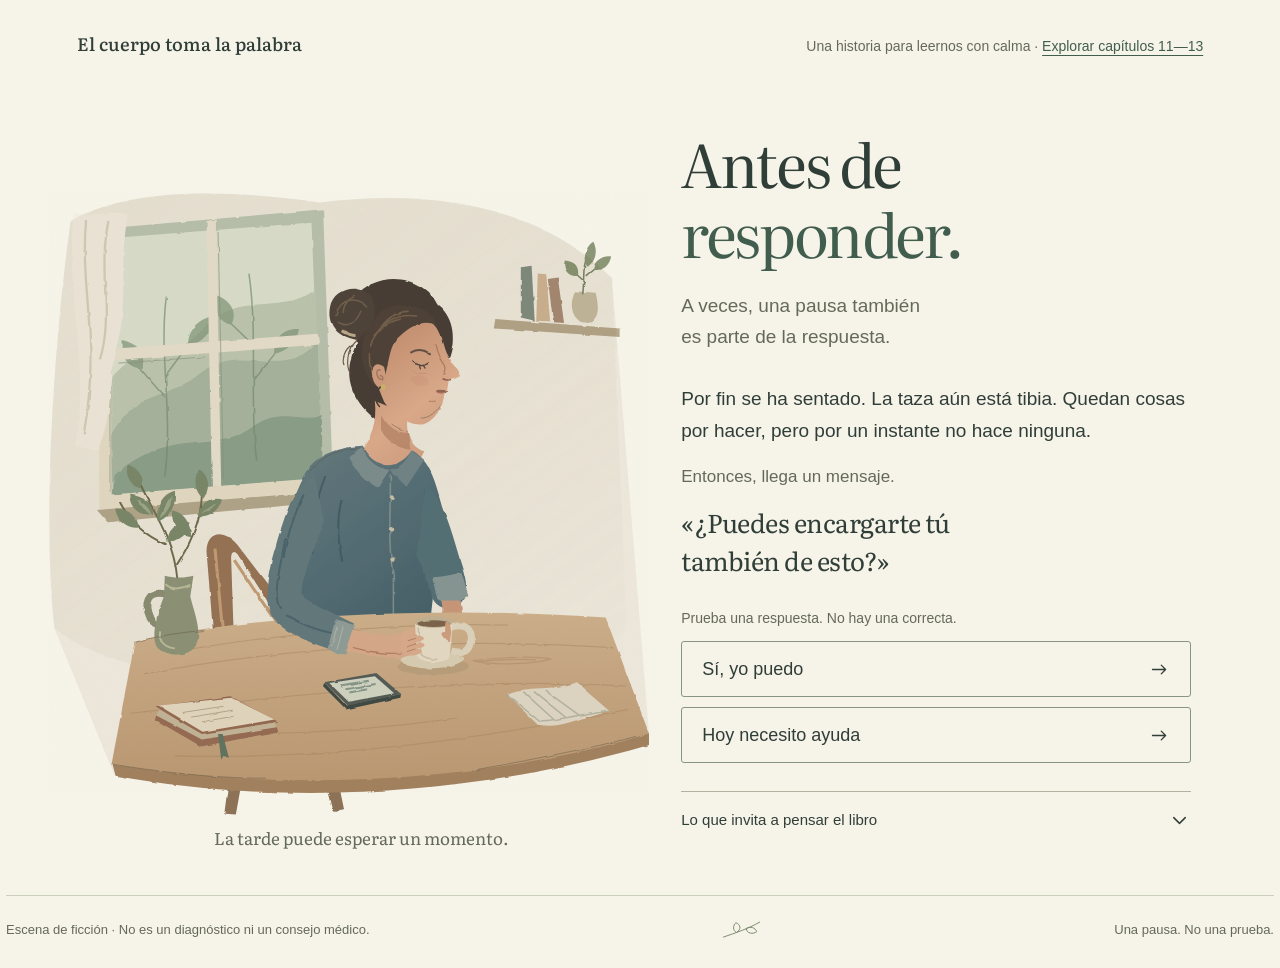
<file: escena-piloto/index.html>
<!doctype html>
<html lang="es">
<head>
<meta charset="utf-8"><meta name="viewport" content="width=device-width, initial-scale=1"><meta name="theme-color" content="#f6f3e9">
<meta name="description" content="Una escena ilustrada para hacer una pausa y pensar en el cuidado, sin culpas ni respuestas correctas.">
<title>Antes de responder · El cuerpo toma la palabra</title>
<link rel="icon" href="data:,"><link rel="stylesheet" href="./style.css">
<link rel="preload" href="./assets/Literata.ttf" as="font" type="font/ttf" crossorigin>
<script src="./scene.js" defer></script>
</head>
<body>
<a class="skip" href="#lectura">Ir a la lectura</a>
<header class="masthead"><p>El cuerpo toma la palabra</p><span>Una historia para leernos con calma · <a href="../capitulos/index.html">Explorar capítulos 11—13</a></span></header>
<main class="spread">
 <div class="opening"><h1>Antes de <br><em>responder.</em></h1><p class="intro">A veces, una pausa también<br class="desktop-break"> es parte de la respuesta.</p></div>
 <figure class="illustration"><img src="./assets/la-pausa.svg" width="900" height="920" alt="Una mujer adulta, cansada al final del día, sostiene una taza junto a una ventana. En la mesa esperan un teléfono y un libro. La tarde sigue, tranquila, al otro lado del cristal."><figcaption>La tarde puede esperar un momento.</figcaption></figure>
 <section class="reading" id="lectura" aria-label="La escena y sus respuestas">
  <p class="story">Por fin se ha sentado. La taza aún está tibia. Quedan cosas por hacer, pero por un instante no hace ninguna.</p>
  <p class="arrival">Entonces, llega un mensaje.</p>
  <blockquote>«¿Puedes encargarte tú<br class="desktop-break"> también de esto?»</blockquote>
  <div id="choice-panel">
   <p class="invitation" id="choice-label">Prueba una respuesta. No hay una correcta.</p>
   <div class="choices" role="group" aria-labelledby="choice-label">
    <button type="button" data-choice="yes">Sí, yo puedo <svg viewBox="0 0 24 24" aria-hidden="true"><path d="M4 12h15m-5-5 5 5-5 5"/></svg></button>
    <button type="button" data-choice="help">Hoy necesito ayuda <svg viewBox="0 0 24 24" aria-hidden="true"><path d="M4 12h15m-5-5 5 5-5 5"/></svg></button>
   </div>
  </div>
  <section class="reflection" id="reflection" hidden aria-labelledby="reflection-title">
   <p class="chosen" id="chosen"></p>
   <h2 id="reflection-title" tabindex="-1"></h2>
   <p id="reflection-copy"></p>
   <p class="question" id="reflection-question"></p>
   <button class="back" id="back" type="button"><svg viewBox="0 0 24 24" aria-hidden="true"><path d="M20 12H5m5-5-5 5 5 5"/></svg> Volver y probar otra respuesta</button>
  </section>
  <noscript><p class="noscript">Para explorar las dos respuestas, activa JavaScript. Mientras tanto, quédate con esto: aceptar una tarea o pedir ayuda no define tu valor. Tu cansancio también merece un lugar.</p></noscript>
  <details class="book-note"><summary>Lo que invita a pensar el libro<svg viewBox="0 0 24 24" aria-hidden="true"><path d="m6 9 6 6 6-6"/></svg></summary>
   <div><p><cite>Cuando el cuerpo dice NO</cite>, de Gabor Maté, propone mirar el espacio que dejamos a nuestras necesidades dentro de las relaciones y el cuidado.</p><p>Esta escena toma esa pregunta como punto de partida, no como diagnóstico. Decir «sí» o «no» no explica por qué alguien enferma ni determina su salud. Ninguna persona es culpable de su enfermedad.</p><p class="note-end">Reflexión original, no cita del libro. El cuidado también necesita tiempo, apoyo y condiciones que lo hagan posible.</p></div>
  </details>
 </section>
</main>
<footer><p>Escena de ficción <span aria-hidden="true">·</span> No es un diagnóstico ni un consejo médico.</p><span class="closing-mark" aria-hidden="true"><svg viewBox="0 0 56 26"><path d="M5 22C22 16 35 12 51 3M22 16C17 14 17 7 21 4C27 6 28 12 22 16ZM34 11C34 17 42 19 47 15C45 10 39 8 34 11Z"/></svg></span><p>Una pausa. No una prueba.</p></footer>
</body></html>
</file>
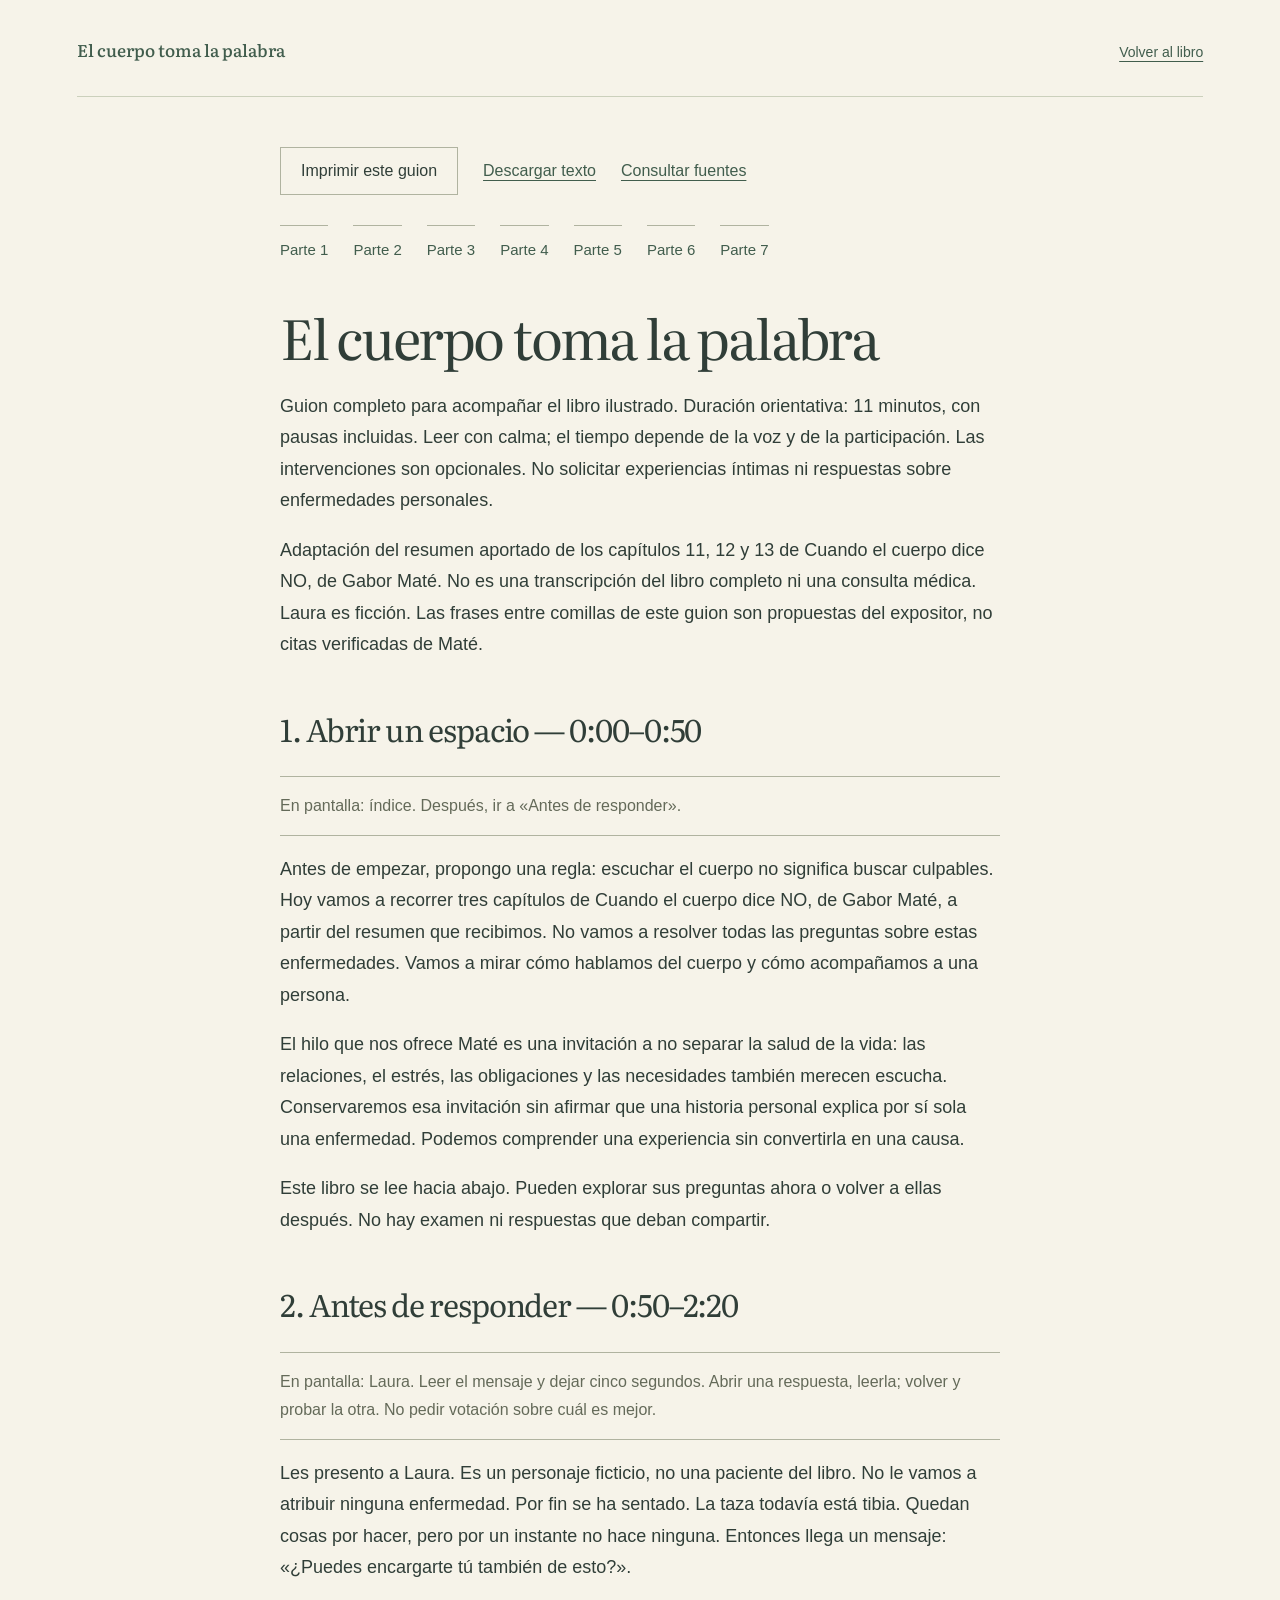
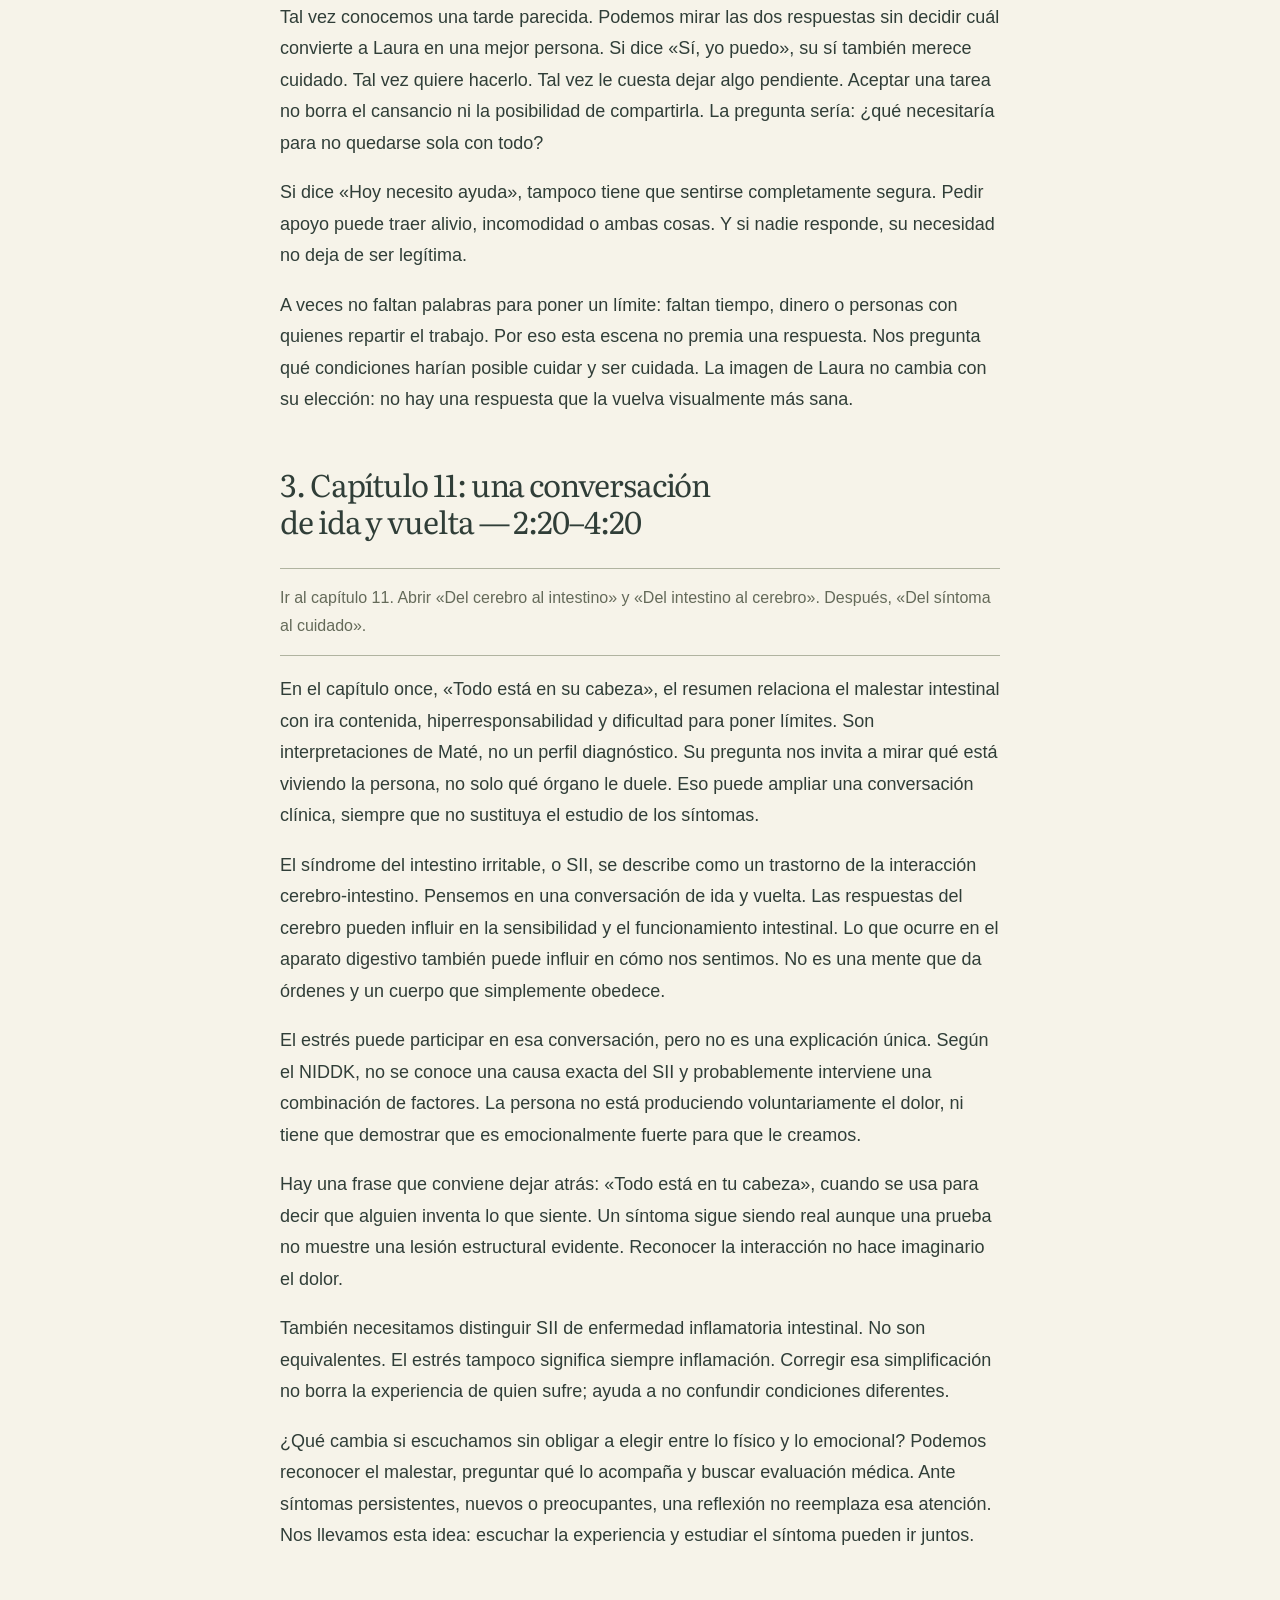
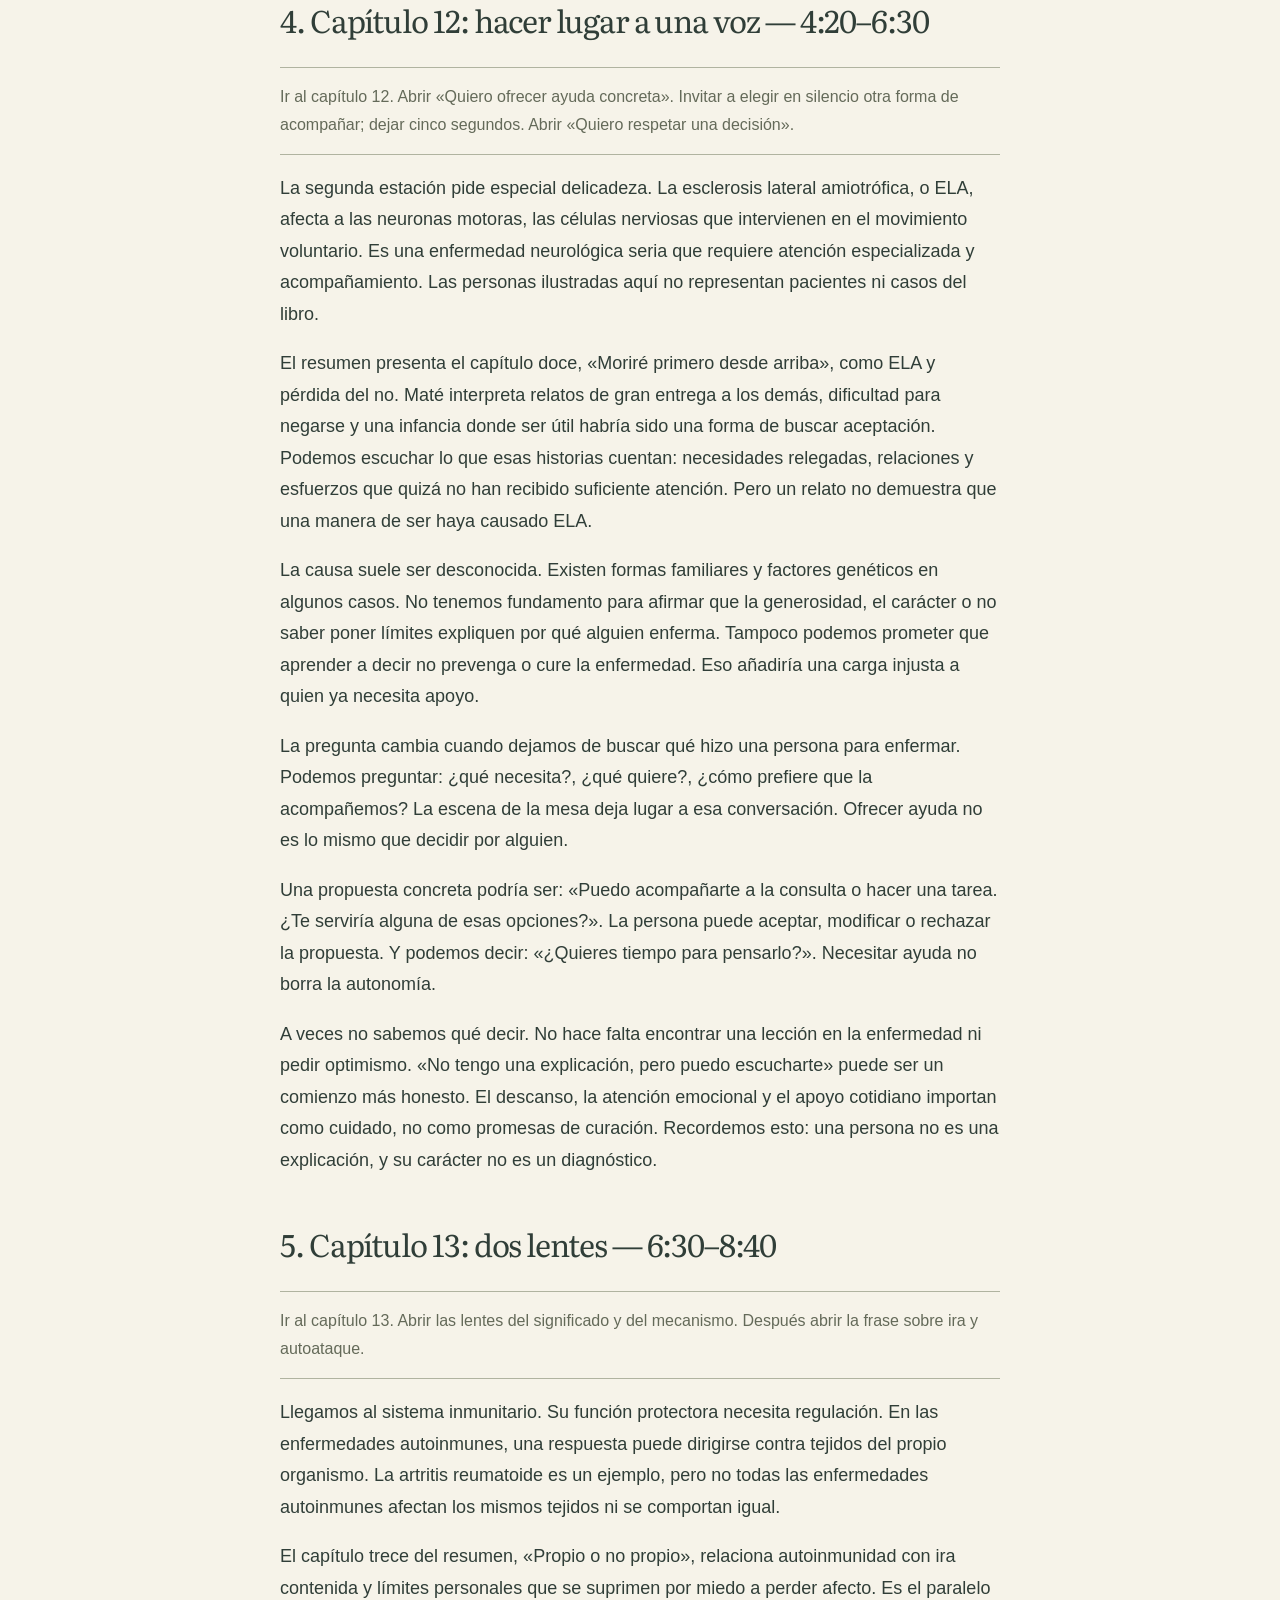
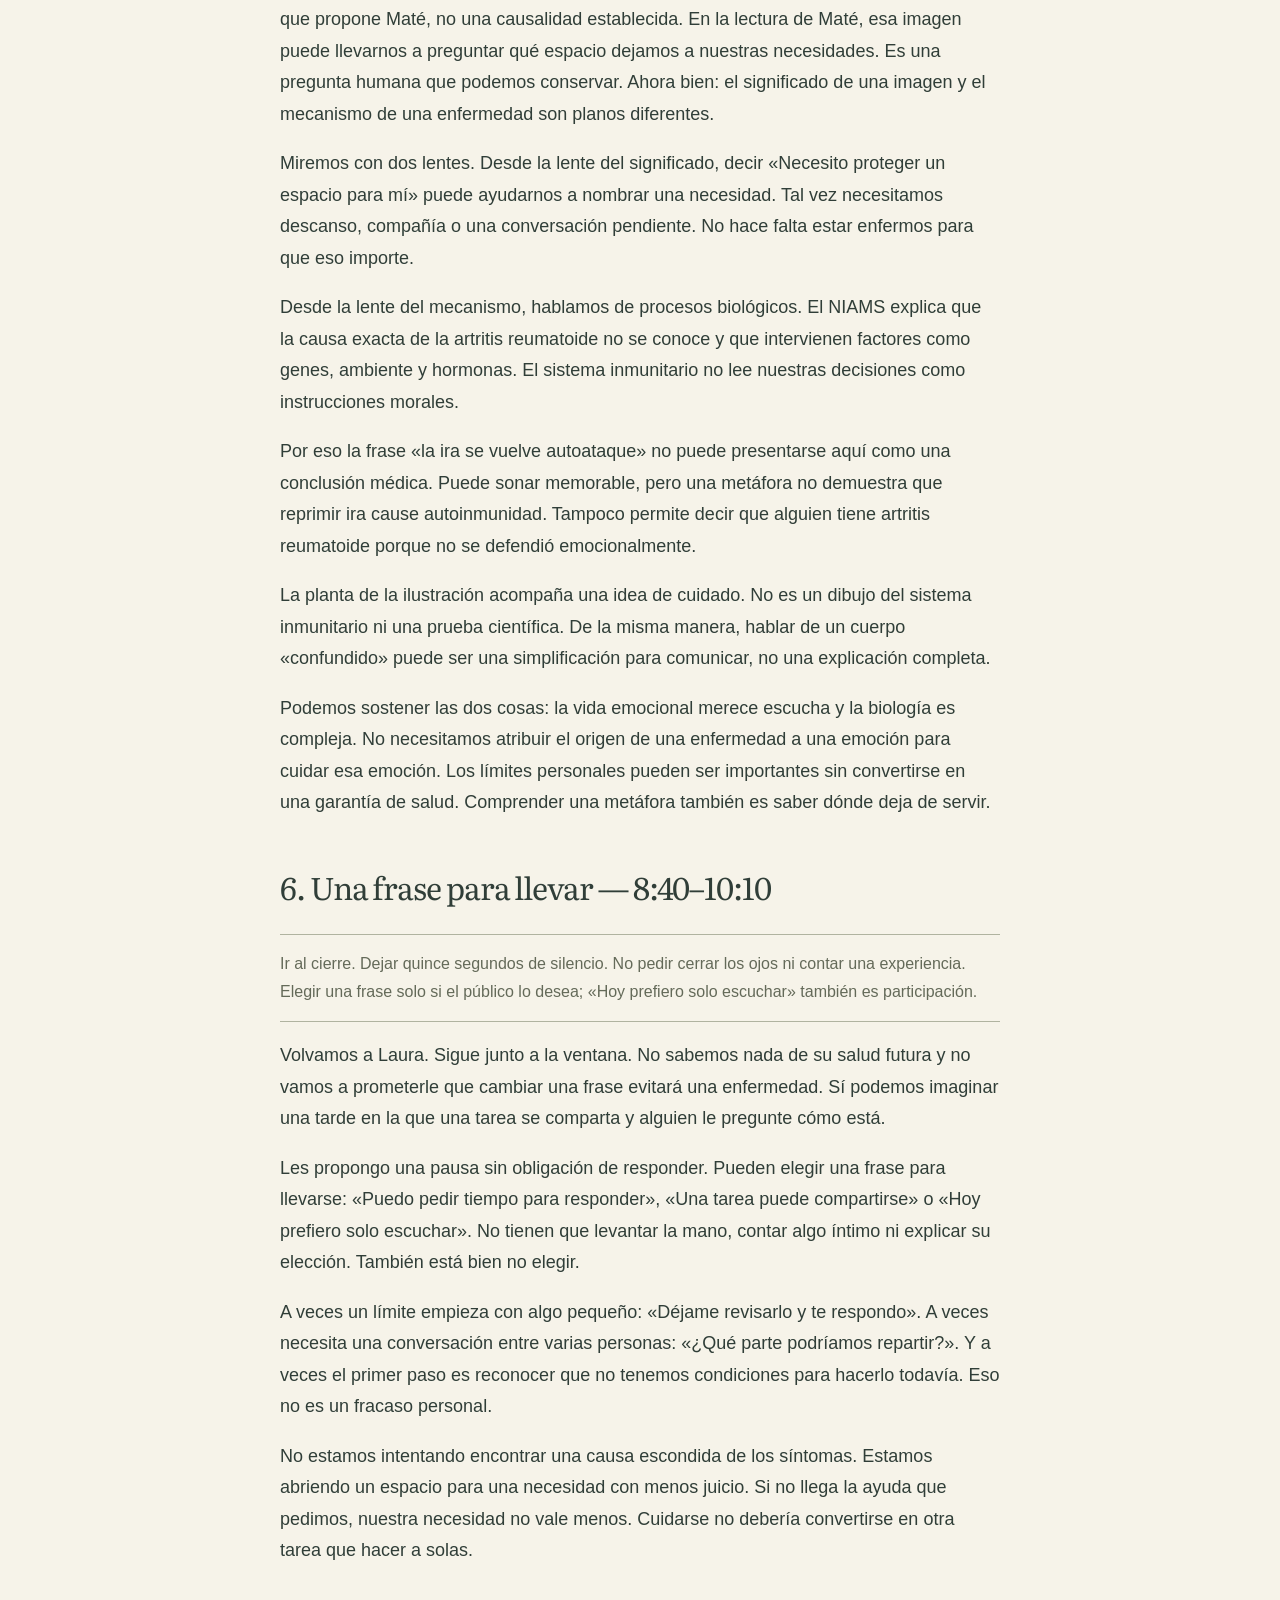
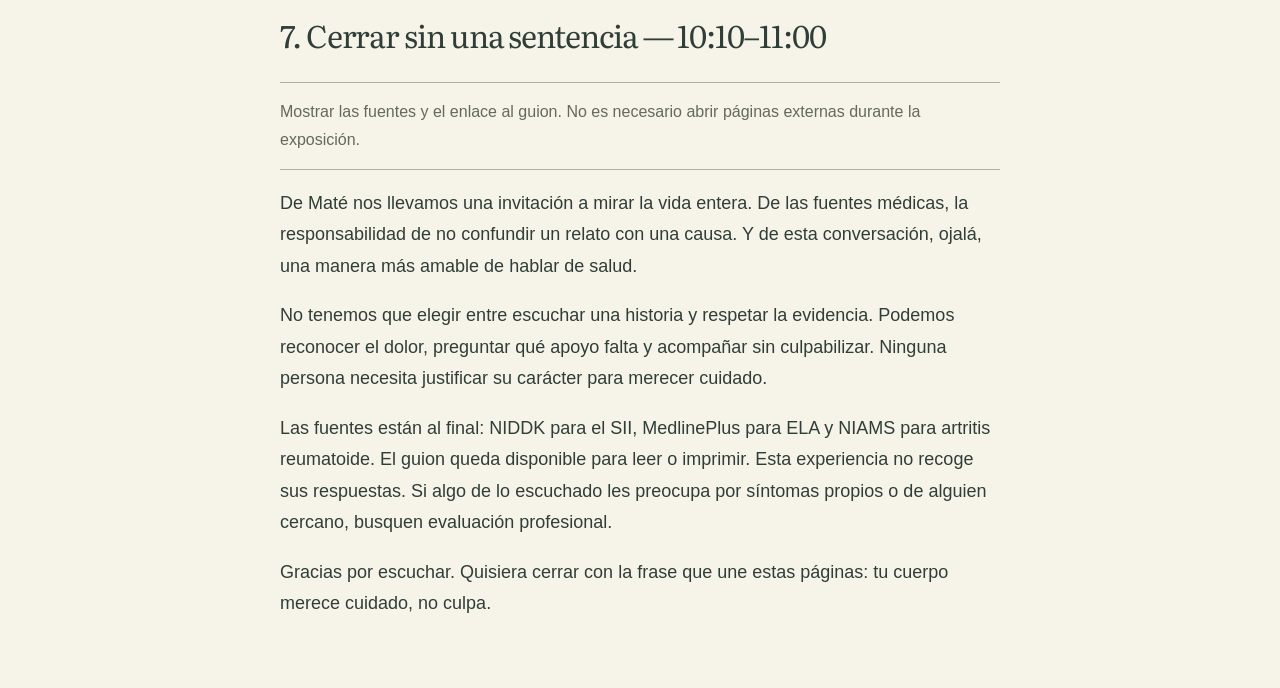
<file: guion.html>
<!doctype html><html lang="es"><head><meta charset="utf-8"><meta name="viewport" content="width=device-width,initial-scale=1"><meta name="theme-color" content="#f6f3e9"><meta name="description" content="Un libro ilustrado para recorrer los capítulos 11, 12 y 13 de Cuando el cuerpo dice NO. Escuchar sin culpar."><title>Guion de exposición · El cuerpo toma la palabra</title><link rel="icon" href="data:,"><link rel="stylesheet" href="./pilot.css"><link rel="stylesheet" href="./book.css"><link rel="preload" href="./assets/Literata.ttf" as="font" type="font/ttf" crossorigin></head><body><header class="masthead"><a href="./index.html">El cuerpo toma la palabra</a><a href="./index.html#indice">Volver al libro</a></header><main class="script-page"><div class="script-actions"><button id="print" type="button">Imprimir este guion</button><a href="./GUION.md" download>Descargar texto</a><a href="./index.html#fuentes">Consultar fuentes</a></div><nav aria-label="Partes del guion"><a href="#parte-1">Parte 1</a><a href="#parte-2">Parte 2</a><a href="#parte-3">Parte 3</a><a href="#parte-4">Parte 4</a><a href="#parte-5">Parte 5</a><a href="#parte-6">Parte 6</a><a href="#parte-7">Parte 7</a></nav><h1>El cuerpo toma la palabra</h1><p>Guion completo para acompañar el libro ilustrado. Duración orientativa: 11 minutos, con pausas incluidas. Leer con calma; el tiempo depende de la voz y de la participación. Las intervenciones son opcionales. No solicitar experiencias íntimas ni respuestas sobre enfermedades personales.</p><p>Adaptación del resumen aportado de los capítulos 11, 12 y 13 de <cite>Cuando el cuerpo dice NO</cite>, de Gabor Maté. No es una transcripción del libro completo ni una consulta médica. Laura es ficción. Las frases entre comillas de este guion son propuestas del expositor, no citas verificadas de Maté.</p><section id="parte-1"><h2>1. Abrir un espacio — 0:00–0:50</h2><p class="stage">En pantalla: índice. Después, ir a «Antes de responder».</p><p>Antes de empezar, propongo una regla: escuchar el cuerpo no significa buscar culpables. Hoy vamos a recorrer tres capítulos de Cuando el cuerpo dice NO, de Gabor Maté, a partir del resumen que recibimos. No vamos a resolver todas las preguntas sobre estas enfermedades. Vamos a mirar cómo hablamos del cuerpo y cómo acompañamos a una persona.</p><p>El hilo que nos ofrece Maté es una invitación a no separar la salud de la vida: las relaciones, el estrés, las obligaciones y las necesidades también merecen escucha. Conservaremos esa invitación sin afirmar que una historia personal explica por sí sola una enfermedad. Podemos comprender una experiencia sin convertirla en una causa.</p><p>Este libro se lee hacia abajo. Pueden explorar sus preguntas ahora o volver a ellas después. No hay examen ni respuestas que deban compartir.</p></section><section id="parte-2"><h2>2. Antes de responder — 0:50–2:20</h2><p class="stage">En pantalla: Laura. Leer el mensaje y dejar cinco segundos. Abrir una respuesta, leerla; volver y probar la otra. No pedir votación sobre cuál es mejor.</p><p>Les presento a Laura. Es un personaje ficticio, no una paciente del libro. No le vamos a atribuir ninguna enfermedad. Por fin se ha sentado. La taza todavía está tibia. Quedan cosas por hacer, pero por un instante no hace ninguna. Entonces llega un mensaje: «¿Puedes encargarte tú también de esto?».</p><p>Tal vez conocemos una tarde parecida. Podemos mirar las dos respuestas sin decidir cuál convierte a Laura en una mejor persona. Si dice «Sí, yo puedo», su sí también merece cuidado. Tal vez quiere hacerlo. Tal vez le cuesta dejar algo pendiente. Aceptar una tarea no borra el cansancio ni la posibilidad de compartirla. La pregunta sería: ¿qué necesitaría para no quedarse sola con todo?</p><p>Si dice «Hoy necesito ayuda», tampoco tiene que sentirse completamente segura. Pedir apoyo puede traer alivio, incomodidad o ambas cosas. Y si nadie responde, su necesidad no deja de ser legítima.</p><p>A veces no faltan palabras para poner un límite: faltan tiempo, dinero o personas con quienes repartir el trabajo. Por eso esta escena no premia una respuesta. Nos pregunta qué condiciones harían posible cuidar y ser cuidada. La imagen de Laura no cambia con su elección: no hay una respuesta que la vuelva visualmente más sana.</p></section><section id="parte-3"><h2>3. Capítulo 11: una conversación de ida y vuelta — 2:20–4:20</h2><p class="stage">Ir al capítulo 11. Abrir «Del cerebro al intestino» y «Del intestino al cerebro». Después, «Del síntoma al cuidado».</p><p>En el capítulo once, «Todo está en su cabeza», el resumen relaciona el malestar intestinal con ira contenida, hiperresponsabilidad y dificultad para poner límites. Son interpretaciones de Maté, no un perfil diagnóstico. Su pregunta nos invita a mirar qué está viviendo la persona, no solo qué órgano le duele. Eso puede ampliar una conversación clínica, siempre que no sustituya el estudio de los síntomas.</p><p>El síndrome del intestino irritable, o SII, se describe como un trastorno de la interacción cerebro-intestino. Pensemos en una conversación de ida y vuelta. Las respuestas del cerebro pueden influir en la sensibilidad y el funcionamiento intestinal. Lo que ocurre en el aparato digestivo también puede influir en cómo nos sentimos. No es una mente que da órdenes y un cuerpo que simplemente obedece.</p><p>El estrés puede participar en esa conversación, pero no es una explicación única. Según el NIDDK, no se conoce una causa exacta del SII y probablemente interviene una combinación de factores. La persona no está produciendo voluntariamente el dolor, ni tiene que demostrar que es emocionalmente fuerte para que le creamos.</p><p>Hay una frase que conviene dejar atrás: «Todo está en tu cabeza», cuando se usa para decir que alguien inventa lo que siente. Un síntoma sigue siendo real aunque una prueba no muestre una lesión estructural evidente. Reconocer la interacción no hace imaginario el dolor.</p><p>También necesitamos distinguir SII de enfermedad inflamatoria intestinal. No son equivalentes. El estrés tampoco significa siempre inflamación. Corregir esa simplificación no borra la experiencia de quien sufre; ayuda a no confundir condiciones diferentes.</p><p>¿Qué cambia si escuchamos sin obligar a elegir entre lo físico y lo emocional? Podemos reconocer el malestar, preguntar qué lo acompaña y buscar evaluación médica. Ante síntomas persistentes, nuevos o preocupantes, una reflexión no reemplaza esa atención. Nos llevamos esta idea: escuchar la experiencia y estudiar el síntoma pueden ir juntos.</p></section><section id="parte-4"><h2>4. Capítulo 12: hacer lugar a una voz — 4:20–6:30</h2><p class="stage">Ir al capítulo 12. Abrir «Quiero ofrecer ayuda concreta». Invitar a elegir en silencio otra forma de acompañar; dejar cinco segundos. Abrir «Quiero respetar una decisión».</p><p>La segunda estación pide especial delicadeza. La esclerosis lateral amiotrófica, o ELA, afecta a las neuronas motoras, las células nerviosas que intervienen en el movimiento voluntario. Es una enfermedad neurológica seria que requiere atención especializada y acompañamiento. Las personas ilustradas aquí no representan pacientes ni casos del libro.</p><p>El resumen presenta el capítulo doce, «Moriré primero desde arriba», como ELA y pérdida del no. Maté interpreta relatos de gran entrega a los demás, dificultad para negarse y una infancia donde ser útil habría sido una forma de buscar aceptación. Podemos escuchar lo que esas historias cuentan: necesidades relegadas, relaciones y esfuerzos que quizá no han recibido suficiente atención. Pero un relato no demuestra que una manera de ser haya causado ELA.</p><p>La causa suele ser desconocida. Existen formas familiares y factores genéticos en algunos casos. No tenemos fundamento para afirmar que la generosidad, el carácter o no saber poner límites expliquen por qué alguien enferma. Tampoco podemos prometer que aprender a decir no prevenga o cure la enfermedad. Eso añadiría una carga injusta a quien ya necesita apoyo.</p><p>La pregunta cambia cuando dejamos de buscar qué hizo una persona para enfermar. Podemos preguntar: ¿qué necesita?, ¿qué quiere?, ¿cómo prefiere que la acompañemos? La escena de la mesa deja lugar a esa conversación. Ofrecer ayuda no es lo mismo que decidir por alguien.</p><p>Una propuesta concreta podría ser: «Puedo acompañarte a la consulta o hacer una tarea. ¿Te serviría alguna de esas opciones?». La persona puede aceptar, modificar o rechazar la propuesta. Y podemos decir: «¿Quieres tiempo para pensarlo?». Necesitar ayuda no borra la autonomía.</p><p>A veces no sabemos qué decir. No hace falta encontrar una lección en la enfermedad ni pedir optimismo. «No tengo una explicación, pero puedo escucharte» puede ser un comienzo más honesto. El descanso, la atención emocional y el apoyo cotidiano importan como cuidado, no como promesas de curación. Recordemos esto: una persona no es una explicación, y su carácter no es un diagnóstico.</p></section><section id="parte-5"><h2>5. Capítulo 13: dos lentes — 6:30–8:40</h2><p class="stage">Ir al capítulo 13. Abrir las lentes del significado y del mecanismo. Después abrir la frase sobre ira y autoataque.</p><p>Llegamos al sistema inmunitario. Su función protectora necesita regulación. En las enfermedades autoinmunes, una respuesta puede dirigirse contra tejidos del propio organismo. La artritis reumatoide es un ejemplo, pero no todas las enfermedades autoinmunes afectan los mismos tejidos ni se comportan igual.</p><p>El capítulo trece del resumen, «Propio o no propio», relaciona autoinmunidad con ira contenida y límites personales que se suprimen por miedo a perder afecto. Es el paralelo que propone Maté, no una causalidad establecida. En la lectura de Maté, esa imagen puede llevarnos a preguntar qué espacio dejamos a nuestras necesidades. Es una pregunta humana que podemos conservar. Ahora bien: el significado de una imagen y el mecanismo de una enfermedad son planos diferentes.</p><p>Miremos con dos lentes. Desde la lente del significado, decir «Necesito proteger un espacio para mí» puede ayudarnos a nombrar una necesidad. Tal vez necesitamos descanso, compañía o una conversación pendiente. No hace falta estar enfermos para que eso importe.</p><p>Desde la lente del mecanismo, hablamos de procesos biológicos. El NIAMS explica que la causa exacta de la artritis reumatoide no se conoce y que intervienen factores como genes, ambiente y hormonas. El sistema inmunitario no lee nuestras decisiones como instrucciones morales.</p><p>Por eso la frase «la ira se vuelve autoataque» no puede presentarse aquí como una conclusión médica. Puede sonar memorable, pero una metáfora no demuestra que reprimir ira cause autoinmunidad. Tampoco permite decir que alguien tiene artritis reumatoide porque no se defendió emocionalmente.</p><p>La planta de la ilustración acompaña una idea de cuidado. No es un dibujo del sistema inmunitario ni una prueba científica. De la misma manera, hablar de un cuerpo «confundido» puede ser una simplificación para comunicar, no una explicación completa.</p><p>Podemos sostener las dos cosas: la vida emocional merece escucha y la biología es compleja. No necesitamos atribuir el origen de una enfermedad a una emoción para cuidar esa emoción. Los límites personales pueden ser importantes sin convertirse en una garantía de salud. Comprender una metáfora también es saber dónde deja de servir.</p></section><section id="parte-6"><h2>6. Una frase para llevar — 8:40–10:10</h2><p class="stage">Ir al cierre. Dejar quince segundos de silencio. No pedir cerrar los ojos ni contar una experiencia. Elegir una frase solo si el público lo desea; «Hoy prefiero solo escuchar» también es participación.</p><p>Volvamos a Laura. Sigue junto a la ventana. No sabemos nada de su salud futura y no vamos a prometerle que cambiar una frase evitará una enfermedad. Sí podemos imaginar una tarde en la que una tarea se comparta y alguien le pregunte cómo está.</p><p>Les propongo una pausa sin obligación de responder. Pueden elegir una frase para llevarse: «Puedo pedir tiempo para responder», «Una tarea puede compartirse» o «Hoy prefiero solo escuchar». No tienen que levantar la mano, contar algo íntimo ni explicar su elección. También está bien no elegir.</p><p>A veces un límite empieza con algo pequeño: «Déjame revisarlo y te respondo». A veces necesita una conversación entre varias personas: «¿Qué parte podríamos repartir?». Y a veces el primer paso es reconocer que no tenemos condiciones para hacerlo todavía. Eso no es un fracaso personal.</p><p>No estamos intentando encontrar una causa escondida de los síntomas. Estamos abriendo un espacio para una necesidad con menos juicio. Si no llega la ayuda que pedimos, nuestra necesidad no vale menos. Cuidarse no debería convertirse en otra tarea que hacer a solas.</p></section><section id="parte-7"><h2>7. Cerrar sin una sentencia — 10:10–11:00</h2><p class="stage">Mostrar las fuentes y el enlace al guion. No es necesario abrir páginas externas durante la exposición.</p><p>De Maté nos llevamos una invitación a mirar la vida entera. De las fuentes médicas, la responsabilidad de no confundir un relato con una causa. Y de esta conversación, ojalá, una manera más amable de hablar de salud.</p><p>No tenemos que elegir entre escuchar una historia y respetar la evidencia. Podemos reconocer el dolor, preguntar qué apoyo falta y acompañar sin culpabilizar. Ninguna persona necesita justificar su carácter para merecer cuidado.</p><p>Las fuentes están al final: NIDDK para el SII, MedlinePlus para ELA y NIAMS para artritis reumatoide. El guion queda disponible para leer o imprimir. Esta experiencia no recoge sus respuestas. Si algo de lo escuchado les preocupa por síntomas propios o de alguien cercano, busquen evaluación profesional.</p><p>Gracias por escuchar. Quisiera cerrar con la frase que une estas páginas: tu cuerpo merece cuidado, no culpa.
</p></section></main><script src="./print.js"></script><noscript><style>#print{display:none}</style><p>Para imprimir utiliza el menú de impresión de tu navegador.</p></noscript></body></html>
</file>
<file: pilot.css>
@font-face{font-family:Literata;src:url('./assets/Literata.ttf') format('truetype');font-weight:200 900;font-style:normal;font-display:swap}
:root{--paper:#f6f3e9;--ink:#303e38;--muted:#646a59;--green:#415d4d;--line:#b0b3a0;--wash:#e7eadf;--literary:Literata,Georgia,serif;--body:-apple-system,BlinkMacSystemFont,'Segoe UI',Arial,sans-serif;color-scheme:light;font-family:var(--body);color:var(--ink);background:var(--paper);font-synthesis:none;scrollbar-color:#8b9681 var(--paper)}
*{box-sizing:border-box}body{margin:0}::selection{color:var(--paper);background:var(--green)}button,summary,a{-webkit-tap-highlight-color:transparent}button{font:inherit;cursor:pointer;color:inherit}button svg,summary svg{width:23px;height:23px;fill:none;stroke:currentColor;stroke-width:1.5;flex:none;stroke-linecap:round;stroke-linejoin:round}button:focus-visible,summary:focus-visible,a:focus-visible{outline:2px solid var(--green);outline-offset:5px}h2:focus{outline:none}h2:focus-visible{outline:2px solid var(--green);outline-offset:7px}button:active{transform:scale(.985)}button:focus-visible:active{transform:none}a{color:var(--green);text-underline-offset:4px}[hidden]{display:none!important}
.skip{position:absolute;left:20px;top:-100px;padding:14px;background:var(--paper);z-index:3}.skip:focus{top:12px}
.masthead{display:flex;justify-content:space-between;align-items:baseline;gap:30px;margin:0 auto;max-width:1440px;padding:30px 6% 22px}.masthead p{font-family:var(--literary);font-size:18px;margin:0;font-weight:500}.masthead span{font-size:14px;color:var(--muted)}
.spread{max-width:1440px;margin:0 auto;display:grid;grid-template-columns:minmax(0,1.2fr) minmax(0,1fr);column-gap:2.7%;padding:36px 6% 24px 1.8%;align-items:start}.opening{grid-column:2;grid-row:1;max-width:510px;padding-top:13px}h1{font-family:var(--literary);font-weight:400;font-size:clamp(44px,4.7vw,68px);line-height:1.16;letter-spacing:-.04em;margin:0 0 22px;text-wrap:balance}h1 em{font-style:normal;color:var(--green)}.intro{font-size:19px;line-height:1.65;margin:0;color:var(--muted)}
.illustration{grid-column:1;grid-row:1 / span 2;margin:0;align-self:start;position:relative;padding-top:14px}.illustration img{display:block;width:111%;max-width:none;height:auto;margin-left:-4%;margin-top:0}.illustration figcaption{font-family:var(--literary);font-size:17px;line-height:1.6;color:var(--muted);text-align:center;margin-top:-16px;margin-left:8%;font-weight:400}
.reading{grid-column:2;grid-row:2;max-width:510px;padding-top:29px}.story{font-size:19px;line-height:1.7;margin:0 0 15px}.arrival{font-size:17px;color:var(--muted);line-height:1.6;margin:0 0 13px}blockquote{font-family:var(--literary);font-size:clamp(23px,2vw,29px);line-height:1.5;margin:0 0 27px;letter-spacing:-.02em}.invitation{font-size:14px;line-height:1.6;color:var(--muted);margin:0 0 12px}.choices{display:flex;flex-direction:column;gap:10px;align-items:stretch}.choices button{display:flex;justify-content:space-between;align-items:center;gap:12px;background:transparent;border:1px solid #879581;border-radius:3px;padding:15px 20px;min-height:56px;font-size:18px;text-align:left;transition:background-color 160ms ease,transform 140ms cubic-bezier(.23,1,.32,1)}.choices button svg{width:21px}.book-note{margin-top:28px;border-top:1px solid var(--line)}summary{font-size:15px;line-height:1.5;list-style:none;display:flex;justify-content:space-between;align-items:center;gap:16px;padding:17px 0;min-height:56px;cursor:pointer}summary::-webkit-details-marker{display:none}details[open] summary svg{transform:rotate(180deg)}.book-note div{padding:0 0 4px}.book-note p{font-size:17px;line-height:1.75;margin:0 0 15px}.book-note .note-end{color:var(--muted);font-size:15px}cite{font-style:normal}.reflection{padding-top:3px}.chosen{color:var(--muted);font-size:15px;margin:0 0 12px}.reflection h2{font:400 30px/1.35 var(--literary);letter-spacing:-.025em;margin:0 0 18px}.reflection>p:not(.chosen){font-size:18px;line-height:1.75;margin:0 0 16px}.reflection .question{font-family:var(--literary);font-size:20px!important;color:var(--green)}.back{padding:10px 0;min-height:48px;background:none;border:0;display:flex;align-items:center;gap:10px;font-size:15px;text-align:left;text-decoration:underline;text-underline-offset:5px;text-decoration-thickness:1px}.back svg{width:19px}.noscript{font-size:17px;line-height:1.7}
footer{max-width:1268px;margin:20px auto 0;padding:22px 0 26px;border-top:1px solid #cbd0bc;display:flex;gap:22px;align-items:center;justify-content:space-between;color:var(--muted);font-size:13px;line-height:1.5}footer p{margin:0}footer .closing-mark{margin-left:auto;margin-right:auto}.closing-mark svg{display:block;width:45px;height:24px;fill:none;stroke:#7a896c;stroke-width:1.2}
@media(hover:hover) and (pointer:fine){.choices button:hover{background:var(--wash)}.back:hover{text-decoration-thickness:2px}summary:hover{color:var(--green)}}
@media(min-width:1600px){.spread{padding-top:60px}}
@media(max-width:1100px) and (min-width:761px){.spread{padding-left:1%;padding-right:5%;column-gap:2%;grid-template-columns:1fr 1fr}.illustration{padding-top:75px}.illustration img{width:117%;margin-left:-12%}.story{font-size:18px}.intro{font-size:18px}footer{margin-left:5%;margin-right:5%}.masthead{padding-left:5%;padding-right:5%}}
@media(max-width:760px){.masthead{padding:23px 24px 0}.masthead p{font-size:16px}.masthead span{display:none}.spread{display:flex;flex-direction:column;padding:30px 24px 24px;gap:0}.opening{padding:0;max-width:none;width:100%}h1{font-size:48px;line-height:1.18;letter-spacing:-.04em;margin-bottom:17px}h1 br{display:none}.intro{font-size:18px;line-height:1.65;max-width:30ch}.desktop-break{display:none}.illustration{padding:0;width:calc(100% + 32px);margin:4px -16px 28px}.illustration img{width:100%;margin:0}.illustration figcaption{font-size:15px;margin:-8px 10px 0}.reading{padding-top:0;max-width:none;width:100%}.story{font-size:19px;line-height:1.75;margin-bottom:16px}.arrival{font-size:17px}blockquote{font-size:27px;line-height:1.5;margin-bottom:25px}.invitation{font-size:14px}.choices button{min-height:58px;font-size:18px;padding:15px 17px}.book-note{margin-top:26px}.book-note summary{font-size:15px;min-height:62px;gap:8px}.book-note p{font-size:17px}.reflection h2{font-size:30px}.reflection>p:not(.chosen){font-size:18px}footer{margin:10px 24px 0;padding:23px 0 28px;align-items:flex-start;flex-wrap:wrap;gap:15px;font-size:13px}footer p:first-child{max-width:30ch}footer .closing-mark{margin:0 0 0 auto}footer p:last-child{flex-basis:100%}}
@media(max-width:360px){h1{font-size:42px}.spread{padding-left:20px;padding-right:20px}.masthead{padding-left:20px;padding-right:20px}blockquote{font-size:25px}}
@media(prefers-reduced-motion:reduce){*,*::before,*::after{animation:none!important;transition:none!important;scroll-behavior:auto!important}button:active{transform:none}}
@media print{.masthead span{display:none}.spread{display:block}.opening,.reading{max-width:none}.illustration{float:left;width:48%;margin-right:5%}.illustration img{width:100%;margin:0}.choices,.back{display:none}.book-note{break-inside:avoid}footer{clear:both}.skip{display:none}}
</file>
<file: book.css>
/* Extends the approved illustrated pilot; no remote dependencies. */
h2,h3{font-family:var(--literary);font-weight:400;text-wrap:balance}h2{font-size:clamp(35px,4.2vw,58px);line-height:1.2;letter-spacing:-.035em;margin:0 0 28px}h3{font-size:25px;line-height:1.4;letter-spacing:-.02em;margin:0 0 16px}p{line-height:1.75}a{overflow-wrap:anywhere}a:focus-visible,summary:focus-visible{outline:2px solid var(--green);outline-offset:5px}section[id],li[id]{scroll-margin-top:30px}.masthead{border-bottom:1px solid #cbd0bc;margin:0 6%;padding-left:0;padding-right:0;max-width:none}.masthead>a:first-child{font:500 17px/1.5 var(--literary);text-decoration:none}.masthead>a:last-child{font-size:14px;min-height:44px;display:flex;align-items:center}.book-intro{max-width:1120px;margin:65px auto 70px;padding:0 40px}.book-intro h1{font-size:clamp(46px,6vw,78px);max-width:900px}.book-intro>p{font-size:20px;max-width:650px;color:var(--muted)}nav{display:grid;grid-template-columns:repeat(3,1fr);gap:0 28px;margin-top:40px;max-width:1000px}nav a{padding:15px 0;border-top:1px solid var(--line);font-size:15px;text-decoration:none;min-height:50px}nav a:hover{text-decoration:underline}.help{max-width:650px;margin-top:18px}.help summary{font-size:14px;color:var(--muted);justify-content:flex-start}.help p{font-size:16px}.pilot{padding-top:50px;border-top:1px solid #cbd0bc}.pilot-title{font:400 clamp(44px,4.7vw,68px)/1.16 var(--literary);letter-spacing:-.04em;margin:0 0 22px}.pilot-title em{font-style:normal;color:var(--green)}.fiction{font-size:14px;color:var(--muted);max-width:40ch;margin:0 0 20px}.bridge{max-width:680px;margin:75px auto 110px;padding:0 30px}.bridge p:first-child{font:400 30px/1.4 var(--literary)}.bridge p{font-size:18px}.bridge a,.chapter-end a{display:inline-block;padding:14px 0;min-height:48px;font-size:15px}.chapter{padding:80px 5% 0;margin:0 auto;max-width:1440px;border-top:1px solid #cbd0bc}.chapter-heading{padding:0 3% 32px;display:grid;grid-template-columns:1.15fr 1fr;gap:7%;align-items:end}.chapter-heading h2{margin-bottom:0}.chapter-heading h2 span{display:block;font:400 16px/1.5 var(--body);letter-spacing:0;margin-bottom:20px}.chapter-heading>p{font-size:19px;color:var(--muted);margin-bottom:6px}.chapter-spread{display:grid;grid-template-columns:1.15fr 1fr;gap:5%;align-items:start}.chapter-art{margin:0;position:sticky;top:30px;align-self:start}.chapter-art img{width:100%;height:auto;display:block}.chapter-art figcaption{font:400 16px/1.6 var(--literary);color:var(--muted);text-align:center;max-width:38ch;margin:0 auto;padding:0 20px}.chapter-copy{max-width:560px;padding:20px 0 0}.chapter-copy>p{font-size:18px;margin:0 0 22px}.chapter-copy strong{font-weight:600}.chapter-copy .pullquote{font:400 27px/1.5 var(--literary);color:var(--green);margin:35px 0}.explore{margin:40px 0 30px}.explore>p,.instruction{font-size:15px;color:var(--muted);margin:0 0 20px}.depth{border-top:1px solid var(--line)}.depth summary{font-size:16px;min-height:60px;gap:20px}.depth summary span,.help summary span{font-size:23px;font-weight:300;line-height:1}.depth[open]>summary>span,.help[open]>summary>span{transform:rotate(45deg)}.depth>div{padding:0 0 15px}.depth p{font-size:17px;line-height:1.75;margin:0 0 14px}.chapter-end{max-width:700px;margin:65px auto 80px;padding:25px 0 0;border-top:1px solid var(--line)}.chapter-end p{font:400 23px/1.55 var(--literary);margin:0}.closing{padding:85px 30px 100px;max-width:760px;margin:0 auto}.closing>p{font-size:19px}.closing .choices{margin:30px 0 20px}.keepsakes button[aria-pressed=true]{background:var(--wash);border-color:var(--green);border-width:2px;padding:14px 19px}.takeaway{min-height:100px;color:var(--green);font:400 22px/1.6 var(--literary)!important}.closing .closing-last{font:400 32px/1.45 var(--literary);margin:50px 0 25px}.sources{max-width:760px;margin:0 auto;padding:60px 30px 40px;border-top:1px solid var(--line)}.sources h2{font-size:37px}.sources p,.sources li{font-size:17px}.sources ol{padding-left:23px}.sources li{padding:15px 0}.sources li p{color:var(--muted);margin:7px 0}.sources>p:last-child{font-size:15px;color:var(--muted);margin-top:30px}footer{margin:25px 6% 0}footer a{display:inline-flex;align-items:center;min-height:44px;font-size:14px}.fallback{margin-top:20px}.fallback h3{margin-top:30px}noscript~.unused{display:none}.script-page{max-width:780px;padding:50px 30px;margin:auto}.script-page h1{font-size:55px}.script-page h2{font-size:31px;margin-top:50px}.script-page p{font-size:18px}.script-page .stage{font-size:16px;color:var(--muted);padding:15px 0;border-top:1px solid var(--line);border-bottom:1px solid var(--line)}.script-page .time{font-size:15px;color:var(--muted)}.script-actions{display:flex;gap:25px;align-items:center;flex-wrap:wrap}.script-actions button{background:transparent;border:1px solid var(--line);padding:12px 20px;min-height:48px}.script-actions a{padding:12px 0}.script-page nav{display:flex;flex-wrap:wrap;margin:30px 0;gap:5px 25px}.script-page nav a{font-size:15px}
@media(min-width:1100px){.reverse .chapter-art{grid-column:2;grid-row:1}.reverse .chapter-copy{grid-column:1;grid-row:1;margin-left:7%}.reverse{grid-template-columns:1fr 1.15fr}.reverse .chapter-art{margin-right:-3%}}
@media(max-width:900px){.chapter-heading{grid-template-columns:1fr;gap:15px;padding:0}.chapter-spread{grid-template-columns:1fr;gap:25px}.chapter-art{position:static;width:100%;max-width:660px;margin:auto}.chapter-copy{max-width:680px;margin:auto;padding-top:0}.chapter{padding:55px 6% 0}.chapter-heading>p{margin:0}.chapter-end{margin:40px auto 65px}.chapter-heading h2 br{display:none}.chapter-art figcaption{max-width:44ch}.chapter-copy .pullquote{font-size:26px}}
@media(max-width:760px){.masthead{padding-top:15px;padding-bottom:12px;gap:20px;margin:0 24px;align-items:center}.masthead>a:first-child{font-size:15px;max-width:18ch}.masthead>a:last-child{font-size:13px;max-width:15ch;text-align:right}.book-intro{padding:0 24px;margin:42px auto 45px}.book-intro h1{font-size:50px}.book-intro>p{font-size:18px}nav{grid-template-columns:1fr 1fr;gap:0 20px;margin-top:30px}nav a{font-size:14px}.pilot-title{font-size:46px}.pilot-title br{display:none}.pilot .fiction{margin-bottom:20px}.pilot .opening{margin-bottom:12px}.pilot{padding-top:35px}.bridge{margin:40px auto 65px;padding:0 24px}.chapter{padding:45px 24px 0}.chapter-heading h2{font-size:39px}.chapter-heading h2 span{font-size:15px;margin-bottom:16px}.chapter-heading>p{font-size:18px}.chapter-art{width:calc(100% + 32px);margin:0 -16px}.chapter-copy>p{font-size:18px}.chapter-copy .pullquote{margin:28px 0}.chapter-end p{font-size:22px}.closing{padding:55px 24px}.closing h2{font-size:40px}.closing>p{font-size:18px}.closing .closing-last{font-size:29px}.sources{padding:45px 24px 25px}.sources h2{font-size:33px}.sources li,.sources p{font-size:16px}footer{margin:15px 24px 0}.script-page{padding:35px 24px}.script-page h1{font-size:40px}.script-page h2{font-size:29px}.script-page p{font-size:17px}.script-page nav a{border:0}.takeaway{min-height:135px}}
@media(max-width:360px){.book-intro h1{font-size:43px}.book-intro,.closing,.sources,.script-page{padding-left:20px;padding-right:20px}.chapter{padding-left:20px;padding-right:20px}.chapter-heading h2{font-size:34px}.pilot-title{font-size:42px}.closing h2{font-size:36px}.masthead{margin-left:20px;margin-right:20px}.keepsakes button{font-size:17px}.chapter-copy .pullquote{font-size:24px}}
@media print{body{background:white;color:#202a24}.masthead,.skip,.script-actions,nav,.help,.chapter-end a,footer,.keepsakes,.back,#choice-panel{display:none!important}.script-page{max-width:none;padding:0}.script-page h1{font-size:30pt}.script-page h2{font-size:20pt;margin-top:28px;break-after:avoid}.script-page p{font-size:11pt;line-height:1.55;margin:0 0 10px;orphans:3;widows:3}.script-page .stage{font-size:10pt;padding:10px 0;break-inside:avoid}:root{background:white}.script-page section{break-inside:auto}.chapter{break-before:page}.chapter-heading,.chapter-spread{display:block}.chapter-art{position:static;width:55%;float:left}.chapter-copy{max-width:none}.chapter-end{clear:both}.depth{break-inside:avoid}.book-intro h1{font-size:40pt}a{color:inherit}h2,h3{break-after:avoid}@page{size:A4;margin:18mm}}
</file>
<file: capitulos/style.css>
@font-face{font-family:Literata;src:url('../escena-piloto/assets/Literata.ttf') format('truetype');font-display:swap} :root{--paper:#f6f3e9;--ink:#303e38;--muted:#646a59;--green:#415d4d;--line:#b0b3a0;--wash:#e7eadf;font-family:-apple-system,BlinkMacSystemFont,'Segoe UI',Arial,sans-serif;color:var(--ink);background:var(--paper);scroll-behavior:smooth}*{box-sizing:border-box}body{margin:0}a{color:var(--green);text-underline-offset:4px}button{font:inherit;color:inherit;cursor:pointer}.skip{position:absolute;top:-100px;left:15px}.skip:focus{top:12px;background:var(--paper);padding:12px;z-index:3}header{max-width:1200px;padding:24px 30px;margin:auto;display:flex;justify-content:space-between;align-items:center;gap:16px}header span{font-size:13px;color:var(--muted)}.wordmark{text-decoration:none;font:500 18px Literata,Georgia,serif}.intro{max-width:920px;margin:52px auto 38px;padding:0 28px}.eyebrow,.number{font-size:12px;letter-spacing:.13em;color:var(--green);font-weight:700}.intro h1,.closing h2{font:400 clamp(39px,6vw,68px)/1.16 Literata,Georgia,serif;letter-spacing:-.035em;margin:16px 0 20px}.intro h1 em,.chapter h2 em{font-style:normal;color:var(--green)}.intro>p:not(.eyebrow){max-width:680px;font-size:17px;line-height:1.75}.notice{border-left:3px solid #b87b71;padding:12px 16px;color:#59554e;background:#efebe1;font-size:15px!important}.chapters{position:sticky;top:0;z-index:2;display:flex;justify-content:center;gap:12px;background:#f6f3e9eb;backdrop-filter:blur(10px);border-block:1px solid #b0b3a055;padding:10px}.chapters a{border:1px solid var(--line);border-radius:99px;text-decoration:none;padding:9px 16px;font-size:14px}.chapters span{margin-left:4px;color:var(--muted)}.chapter{max-width:1120px;margin:70px auto;padding:0 28px;display:grid;grid-template-columns:1fr minmax(350px,.95fr);gap:52px;align-items:center;scroll-margin-top:86px}.chapter:nth-of-type(odd){grid-template-columns:minmax(350px,.95fr) 1fr}.chapter:nth-of-type(odd) .chapter-copy{order:2}.chapter:nth-of-type(odd) figure{order:1}.chapter-copy{max-width:490px}.number{margin:0 0 14px}.chapter h2{font:400 clamp(30px,4vw,45px)/1.2 Literata,Georgia,serif;margin:0 0 18px;letter-spacing:-.025em}.chapter-copy>p:not(.number){line-height:1.75;font-size:16px}.takeaway{padding:12px 16px;background:var(--wash);border-left:2px solid var(--green);font-size:15px!important}.reveal{display:flex;justify-content:space-between;width:100%;text-align:left;background:none;border:0;border-top:1px solid var(--line);padding:17px 0;min-height:54px;font-size:15px;color:var(--green)}.reveal span{font-size:20px}.panel{border-left:2px solid #879581;padding:4px 16px 4px;margin:0 0 12px;background:#eeeee5}.panel p{font-size:15px;line-height:1.7}.activity{margin-top:25px;padding:18px;background:#eeeee5;border-top:1px solid var(--line)}.activity-prompt{font:500 17px/1.6 Literata,Georgia,serif;margin:0 0 13px}.options{display:grid;gap:8px}.options button,.retry,.continue{background:var(--paper);border:1px solid #9ca58f;border-radius:3px;text-align:left;padding:12px 14px;min-height:48px;font-size:14px;line-height:1.45;transition:background .15s,border-color .15s}.options button:hover:not(:disabled),.retry:hover,.continue:hover{background:var(--wash);border-color:var(--green)}.options button:disabled{cursor:default;opacity:.68}.feedback{font-size:14px;line-height:1.7;padding:13px 14px;border-left:3px solid var(--green);background:var(--wash)}.feedback[data-kind="rethink"]{border-color:#aa715f;background:#f1e8df}.retry,.continue{margin:8px 8px 0 0;color:var(--green);font-size:13px}.progress{max-width:360px;margin-top:22px;font-size:13px;color:var(--muted)}.progress-track{height:5px;background:#e2dfd4;margin-top:8px;border-radius:9px;overflow:hidden}.progress-track span{display:block;width:0;height:100%;background:var(--green);transition:width .3s ease}figure{margin:0;padding:14px;background:#eeebdf;border:1px solid #d7d3c4}figure img{display:block;width:100%;height:auto;cursor:zoom-in}figcaption{font:14px/1.65 Literata,Georgia,serif;color:var(--muted);padding:14px 8px 4px}dialog{border:1px solid var(--line);background:var(--paper);padding:12px;max-width:min(94vw,1100px);max-height:94vh}dialog::backdrop{background:#1e2922dc}dialog img{display:block;max-width:88vw;max-height:80vh;object-fit:contain}dialog button{display:block;margin:5px 5px 10px auto;border:1px solid var(--line);background:transparent;padding:8px 14px;min-height:44px}.closing{margin-top:90px;padding:65px 24px;text-align:center;background:var(--wash)}.closing h2{font-size:clamp(32px,5vw,48px)}.closing>p:not(.eyebrow){max-width:650px;margin:0 auto 25px;line-height:1.8;font-size:17px}.closing a{display:inline-block;margin-top:10px}footer{display:flex;justify-content:space-between;gap:20px;max-width:1120px;margin:auto;padding:24px 28px 32px;color:var(--muted);font-size:12px} :focus-visible{outline:2px solid var(--green);outline-offset:4px}@media(max-width:760px){header{padding:18px 22px;align-items:flex-start}header span{max-width:135px;text-align:right;font-size:11px}.intro{margin:35px auto 28px;padding:0 22px}.intro h1{font-size:42px}.intro>p:not(.eyebrow){font-size:16px}.chapters{gap:5px;padding:8px 4px}.chapters a{padding:8px 10px;font-size:12px}.chapters span{display:block;margin:3px 0 0;font-size:10px}.chapter,.chapter:nth-of-type(odd){display:flex;flex-direction:column;align-items:stretch;gap:20px;margin:42px auto;padding:0 20px;scroll-margin-top:80px}.chapter:nth-of-type(odd) .chapter-copy,.chapter:nth-of-type(odd) figure{order:initial}.chapter h2{font-size:34px}.chapter-copy>p:not(.number){font-size:15px}figure{padding:9px}figcaption{font-size:13px;padding:10px 5px 4px}.closing{margin-top:58px;padding:48px 22px}.closing h2{font-size:34px}footer{display:block;padding:20px 22px}footer span{display:block;margin:5px 0}}@media(prefers-reduced-motion:reduce){:root{scroll-behavior:auto}}
</file>
<file: escena-piloto/style.css>
@font-face{font-family:Literata;src:url('./assets/Literata.ttf') format('truetype');font-weight:200 900;font-style:normal;font-display:swap}
:root{--paper:#f6f3e9;--ink:#303e38;--muted:#646a59;--green:#415d4d;--line:#b0b3a0;--wash:#e7eadf;--literary:Literata,Georgia,serif;--body:-apple-system,BlinkMacSystemFont,'Segoe UI',Arial,sans-serif;color-scheme:light;font-family:var(--body);color:var(--ink);background:var(--paper);font-synthesis:none;scrollbar-color:#8b9681 var(--paper)}
*{box-sizing:border-box}body{margin:0}::selection{color:var(--paper);background:var(--green)}button,summary,a{-webkit-tap-highlight-color:transparent}button{font:inherit;cursor:pointer;color:inherit}button svg,summary svg{width:23px;height:23px;fill:none;stroke:currentColor;stroke-width:1.5;flex:none;stroke-linecap:round;stroke-linejoin:round}button:focus-visible,summary:focus-visible,a:focus-visible{outline:2px solid var(--green);outline-offset:5px}h2:focus{outline:none}h2:focus-visible{outline:2px solid var(--green);outline-offset:7px}button:active{transform:scale(.985)}button:focus-visible:active{transform:none}a{color:var(--green);text-underline-offset:4px}[hidden]{display:none!important}
.skip{position:absolute;left:20px;top:-100px;padding:14px;background:var(--paper);z-index:3}.skip:focus{top:12px}
.masthead{display:flex;justify-content:space-between;align-items:baseline;gap:30px;margin:0 auto;max-width:1440px;padding:30px 6% 22px}.masthead p{font-family:var(--literary);font-size:18px;margin:0;font-weight:500}.masthead span{font-size:14px;color:var(--muted)}
.spread{max-width:1440px;margin:0 auto;display:grid;grid-template-columns:minmax(0,1.2fr) minmax(0,1fr);column-gap:2.7%;padding:36px 6% 24px 1.8%;align-items:start}.opening{grid-column:2;grid-row:1;max-width:510px;padding-top:13px}h1{font-family:var(--literary);font-weight:400;font-size:clamp(44px,4.7vw,68px);line-height:1.16;letter-spacing:-.04em;margin:0 0 22px;text-wrap:balance}h1 em{font-style:normal;color:var(--green)}.intro{font-size:19px;line-height:1.65;margin:0;color:var(--muted)}
.illustration{grid-column:1;grid-row:1 / span 2;margin:0;align-self:start;position:relative;padding-top:14px}.illustration img{display:block;width:111%;max-width:none;height:auto;margin-left:-4%;margin-top:0}.illustration figcaption{font-family:var(--literary);font-size:17px;line-height:1.6;color:var(--muted);text-align:center;margin-top:-16px;margin-left:8%;font-weight:400}
.reading{grid-column:2;grid-row:2;max-width:510px;padding-top:29px}.story{font-size:19px;line-height:1.7;margin:0 0 15px}.arrival{font-size:17px;color:var(--muted);line-height:1.6;margin:0 0 13px}blockquote{font-family:var(--literary);font-size:clamp(23px,2vw,29px);line-height:1.5;margin:0 0 27px;letter-spacing:-.02em}.invitation{font-size:14px;line-height:1.6;color:var(--muted);margin:0 0 12px}.choices{display:flex;flex-direction:column;gap:10px;align-items:stretch}.choices button{display:flex;justify-content:space-between;align-items:center;gap:12px;background:transparent;border:1px solid #879581;border-radius:3px;padding:15px 20px;min-height:56px;font-size:18px;text-align:left;transition:background-color 160ms ease,transform 140ms cubic-bezier(.23,1,.32,1)}.choices button svg{width:21px}.book-note{margin-top:28px;border-top:1px solid var(--line)}summary{font-size:15px;line-height:1.5;list-style:none;display:flex;justify-content:space-between;align-items:center;gap:16px;padding:17px 0;min-height:56px;cursor:pointer}summary::-webkit-details-marker{display:none}details[open] summary svg{transform:rotate(180deg)}.book-note div{padding:0 0 4px}.book-note p{font-size:17px;line-height:1.75;margin:0 0 15px}.book-note .note-end{color:var(--muted);font-size:15px}cite{font-style:normal}.reflection{padding-top:3px}.chosen{color:var(--muted);font-size:15px;margin:0 0 12px}.reflection h2{font:400 30px/1.35 var(--literary);letter-spacing:-.025em;margin:0 0 18px}.reflection>p:not(.chosen){font-size:18px;line-height:1.75;margin:0 0 16px}.reflection .question{font-family:var(--literary);font-size:20px!important;color:var(--green)}.back{padding:10px 0;min-height:48px;background:none;border:0;display:flex;align-items:center;gap:10px;font-size:15px;text-align:left;text-decoration:underline;text-underline-offset:5px;text-decoration-thickness:1px}.back svg{width:19px}.noscript{font-size:17px;line-height:1.7}
footer{max-width:1268px;margin:20px auto 0;padding:22px 0 26px;border-top:1px solid #cbd0bc;display:flex;gap:22px;align-items:center;justify-content:space-between;color:var(--muted);font-size:13px;line-height:1.5}footer p{margin:0}footer .closing-mark{margin-left:auto;margin-right:auto}.closing-mark svg{display:block;width:45px;height:24px;fill:none;stroke:#7a896c;stroke-width:1.2}
@media(hover:hover) and (pointer:fine){.choices button:hover{background:var(--wash)}.back:hover{text-decoration-thickness:2px}summary:hover{color:var(--green)}}
@media(min-width:1600px){.spread{padding-top:60px}}
@media(max-width:1100px) and (min-width:761px){.spread{padding-left:1%;padding-right:5%;column-gap:2%;grid-template-columns:1fr 1fr}.illustration{padding-top:75px}.illustration img{width:117%;margin-left:-12%}.story{font-size:18px}.intro{font-size:18px}footer{margin-left:5%;margin-right:5%}.masthead{padding-left:5%;padding-right:5%}}
@media(max-width:760px){.masthead{padding:23px 24px 0}.masthead p{font-size:16px}.masthead span{display:none}.spread{display:flex;flex-direction:column;padding:30px 24px 24px;gap:0}.opening{padding:0;max-width:none;width:100%}h1{font-size:48px;line-height:1.18;letter-spacing:-.04em;margin-bottom:17px}h1 br{display:none}.intro{font-size:18px;line-height:1.65;max-width:30ch}.desktop-break{display:none}.illustration{padding:0;width:calc(100% + 32px);margin:4px -16px 28px}.illustration img{width:100%;margin:0}.illustration figcaption{font-size:15px;margin:-8px 10px 0}.reading{padding-top:0;max-width:none;width:100%}.story{font-size:19px;line-height:1.75;margin-bottom:16px}.arrival{font-size:17px}blockquote{font-size:27px;line-height:1.5;margin-bottom:25px}.invitation{font-size:14px}.choices button{min-height:58px;font-size:18px;padding:15px 17px}.book-note{margin-top:26px}.book-note summary{font-size:15px;min-height:62px;gap:8px}.book-note p{font-size:17px}.reflection h2{font-size:30px}.reflection>p:not(.chosen){font-size:18px}footer{margin:10px 24px 0;padding:23px 0 28px;align-items:flex-start;flex-wrap:wrap;gap:15px;font-size:13px}footer p:first-child{max-width:30ch}footer .closing-mark{margin:0 0 0 auto}footer p:last-child{flex-basis:100%}}
@media(max-width:360px){h1{font-size:42px}.spread{padding-left:20px;padding-right:20px}.masthead{padding-left:20px;padding-right:20px}blockquote{font-size:25px}}
@media(prefers-reduced-motion:reduce){*,*::before,*::after{animation:none!important;transition:none!important;scroll-behavior:auto!important}button:active{transform:none}}
@media print{.masthead span{display:none}.spread{display:block}.opening,.reading{max-width:none}.illustration{float:left;width:48%;margin-right:5%}.illustration img{width:100%;margin:0}.choices,.back{display:none}.book-note{break-inside:avoid}footer{clear:both}.skip{display:none}}
</file>
